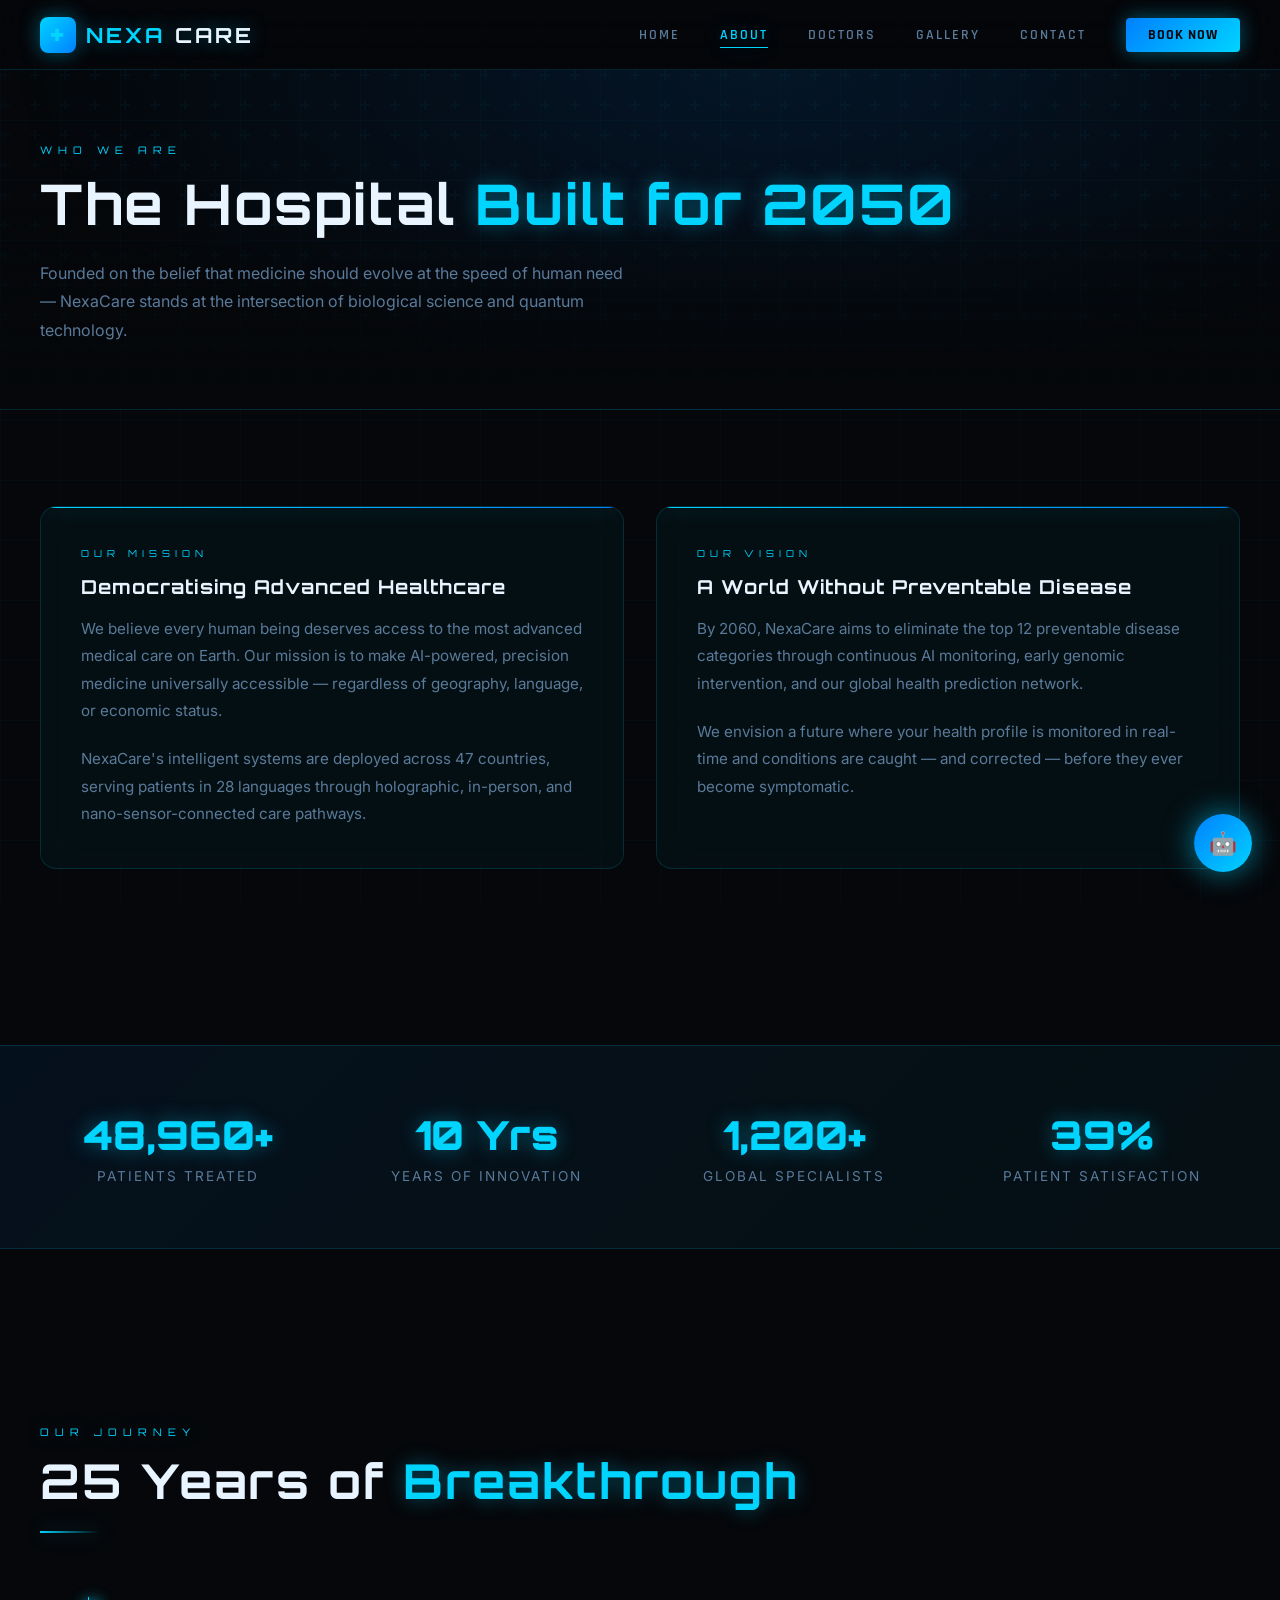
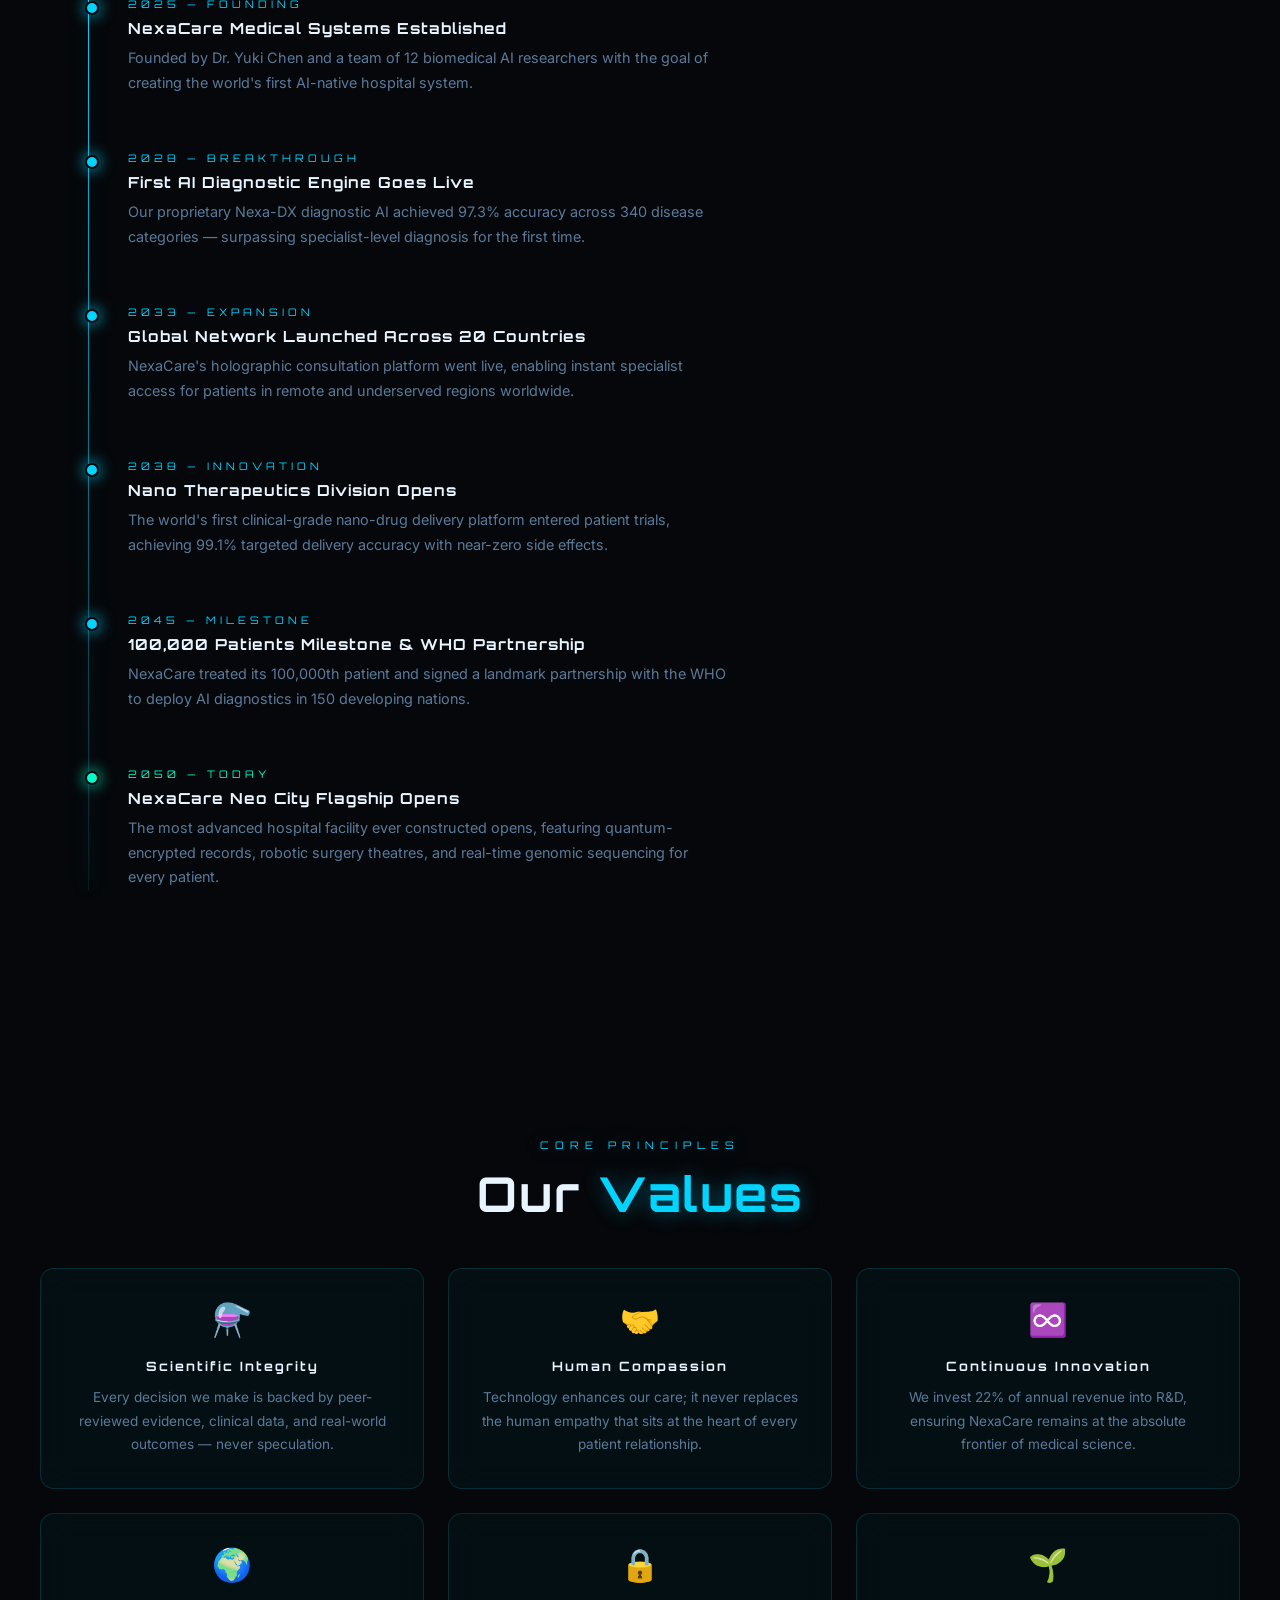
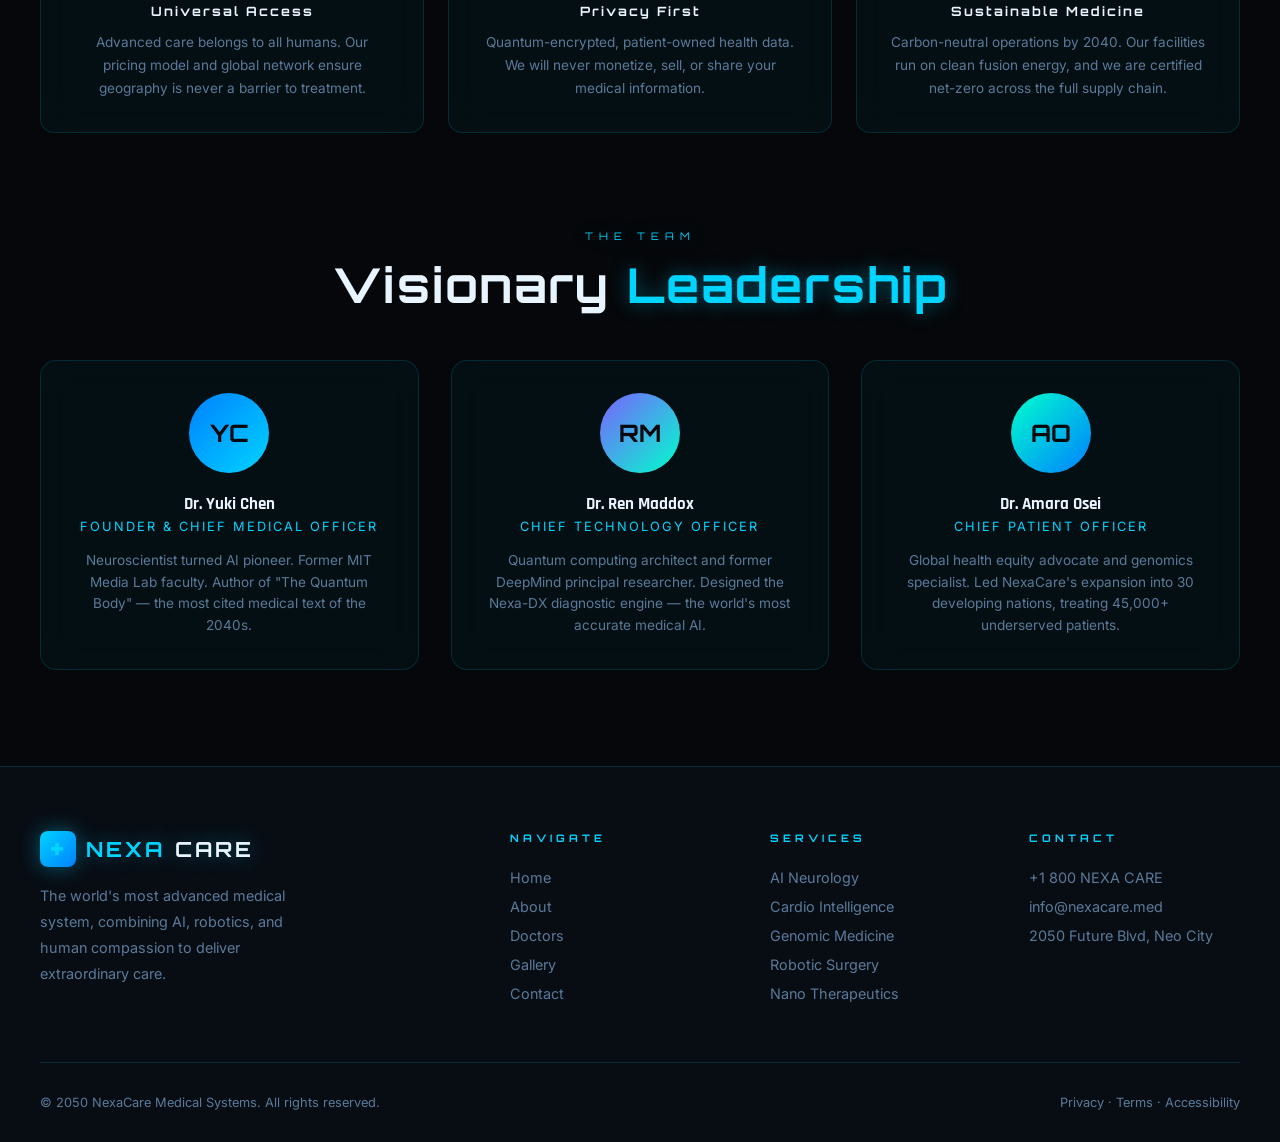
<file: about.html>
<!DOCTYPE html>
<html lang="en">
<head>
<meta charset="UTF-8" />
<meta name="viewport" content="width=device-width, initial-scale=1.0" />
<title>About — NexaCare 2050</title>
<link rel="stylesheet" href="styles.css" />
<style>
/* ── ABOUT PAGE ─────────────────────────────────────────── */
.mission-grid {
  display: grid;
  grid-template-columns: 1fr 1fr;
  gap: 2rem;
  max-width: 1200px;
  margin: 0 auto 5rem;
}

.mission-card {
  padding: 2.5rem;
  border-radius: 16px;
  position: relative;
  overflow: hidden;
}

.mission-card::before {
  content: '';
  position: absolute;
  top: -1px; left: 0; right: 0;
  height: 2px;
  background: linear-gradient(90deg, var(--neon), var(--neon2));
  box-shadow: var(--glow);
}

.mission-card-label {
  font-family: var(--font-display);
  font-size: 0.6rem;
  letter-spacing: 5px;
  text-transform: uppercase;
  color: var(--neon);
  margin-bottom: 1rem;
}

.mission-card h3 {
  font-family: var(--font-display);
  font-size: 1.2rem;
  font-weight: 700;
  letter-spacing: 1px;
  color: var(--white);
  margin-bottom: 1rem;
}

.mission-card p {
  font-family: var(--font-text);
  font-size: 0.95rem;
  color: var(--muted);
  line-height: 1.8;
}

/* ── Stats ── */
.stats-band {
  background: linear-gradient(135deg, rgba(0,128,255,0.08), rgba(0,212,255,0.04));
  border-top: 1px solid var(--glass-border);
  border-bottom: 1px solid var(--glass-border);
  padding: 4rem 2.5rem;
  margin-bottom: 5rem;
}

.stats-grid {
  display: grid;
  grid-template-columns: repeat(4, 1fr);
  gap: 2rem;
  max-width: 1200px;
  margin: 0 auto;
  text-align: center;
}

.stat-item h2 {
  font-family: var(--font-display);
  font-size: 2.5rem;
  font-weight: 900;
  color: var(--neon);
  text-shadow: var(--glow);
  margin-bottom: 0.5rem;
}

.stat-item p {
  font-family: var(--font-text);
  font-size: 0.85rem;
  color: var(--muted);
  letter-spacing: 2px;
  text-transform: uppercase;
}

/* ── Timeline ── */
.timeline-section {
  padding: 0 2.5rem 6rem;
  max-width: 1200px;
  margin: 0 auto;
}

.timeline {
  position: relative;
  padding-left: 3rem;
}

.timeline::before {
  content: '';
  position: absolute;
  left: 8px; top: 0; bottom: 0;
  width: 1px;
  background: linear-gradient(180deg, var(--neon), rgba(0,212,255,0.1));
  box-shadow: var(--glow);
}

.timeline-item {
  position: relative;
  margin-bottom: 3.5rem;
}

.timeline-dot {
  position: absolute;
  left: -2.7rem;
  top: 4px;
  width: 14px; height: 14px;
  border-radius: 50%;
  background: var(--neon);
  box-shadow: 0 0 15px var(--neon);
  border: 2px solid var(--bg);
}

.timeline-year {
  font-family: var(--font-display);
  font-size: 0.65rem;
  letter-spacing: 4px;
  color: var(--neon);
  text-transform: uppercase;
  margin-bottom: 0.5rem;
}

.timeline-item h4 {
  font-family: var(--font-display);
  font-size: 0.95rem;
  font-weight: 700;
  color: var(--white);
  letter-spacing: 1px;
  margin-bottom: 0.5rem;
}

.timeline-item p {
  font-family: var(--font-text);
  font-size: 0.9rem;
  color: var(--muted);
  line-height: 1.7;
  max-width: 600px;
}

/* ── Values ── */
.values-grid {
  display: grid;
  grid-template-columns: repeat(3, 1fr);
  gap: 1.5rem;
  max-width: 1200px;
  margin: 3rem auto 0;
}

.value-card {
  padding: 2rem;
  border-radius: 14px;
  text-align: center;
}

.value-icon {
  font-size: 2rem;
  margin-bottom: 1rem;
  display: block;
}

.value-card h4 {
  font-family: var(--font-display);
  font-size: 0.8rem;
  letter-spacing: 2px;
  font-weight: 700;
  color: var(--white);
  margin-bottom: 0.75rem;
}

.value-card p {
  font-family: var(--font-text);
  font-size: 0.85rem;
  color: var(--muted);
  line-height: 1.7;
}

/* ── Leadership ── */
.leadership-grid {
  display: grid;
  grid-template-columns: repeat(3, 1fr);
  gap: 2rem;
  max-width: 1200px;
  margin: 3rem auto 0;
}

.leader-card {
  padding: 2rem;
  border-radius: 16px;
  text-align: center;
}

.leader-avatar {
  width: 80px; height: 80px;
  border-radius: 50%;
  margin: 0 auto 1.25rem;
  display: flex; align-items: center; justify-content: center;
  font-family: var(--font-display);
  font-size: 1.5rem;
  font-weight: 700;
  color: var(--bg);
}

.leader-card h4 {
  font-family: var(--font-body);
  font-size: 1.05rem;
  font-weight: 700;
  color: var(--white);
  margin-bottom: 4px;
}

.leader-role {
  font-family: var(--font-text);
  font-size: 0.8rem;
  color: var(--neon);
  letter-spacing: 2px;
  text-transform: uppercase;
  margin-bottom: 1rem;
}

.leader-card p {
  font-family: var(--font-text);
  font-size: 0.85rem;
  color: var(--muted);
  line-height: 1.6;
}

@media (max-width: 900px) {
  .stats-grid      { grid-template-columns: repeat(2, 1fr); }
  .values-grid     { grid-template-columns: 1fr 1fr; }
  .leadership-grid { grid-template-columns: 1fr 1fr; }
}
@media (max-width: 600px) {
  .mission-grid    { grid-template-columns: 1fr; }
  .stats-grid      { grid-template-columns: 1fr 1fr; }
  .values-grid     { grid-template-columns: 1fr; }
  .leadership-grid { grid-template-columns: 1fr; }
}
</style>
</head>
<body>
<div class="bg-grid"></div>

<!-- NAVBAR -->
<nav class="navbar">
  <a class="nav-logo" href="index.html">
    <div class="nav-logo-icon">✚</div>
    NEXA<span>CARE</span>
  </a>
  <ul class="nav-links">
    <li><a href="index.html">Home</a></li>
    <li><a href="about.html" class="active">About</a></li>
    <li><a href="doctors.html">Doctors</a></li>
    <li><a href="gallery.html">Gallery</a></li>
    <li><a href="contact.html">Contact</a></li>
    <li><a href="contact.html" class="nav-cta">Book Now</a></li>
  </ul>
  <button class="hamburger" id="hamburger"><span></span><span></span><span></span></button>
</nav>
<nav class="nav-mobile" id="nav-mobile">
  <a href="index.html">Home</a>
  <a href="about.html">About</a>
  <a href="doctors.html">Doctors</a>
  <a href="gallery.html">Gallery</a>
  <a href="contact.html">Contact</a>
</nav>

<!-- PAGE HERO -->
<div class="page-hero">
  <div class="page-hero-content">
    <div class="section-label">Who We Are</div>
    <h1 class="section-title" style="font-size:clamp(2rem,5vw,3.5rem);">The Hospital <span>Built for 2050</span></h1>
    <p class="section-sub">Founded on the belief that medicine should evolve at the speed of human need — NexaCare stands at the intersection of biological science and quantum technology.</p>
  </div>
</div>

<!-- MISSION & VISION -->
<section class="section">
  <div class="mission-grid">
    <div class="mission-card glass-card reveal">
      <div class="mission-card-label">Our Mission</div>
      <h3>Democratising Advanced Healthcare</h3>
      <p>We believe every human being deserves access to the most advanced medical care on Earth. Our mission is to make AI-powered, precision medicine universally accessible — regardless of geography, language, or economic status.</p>
      <br/>
      <p>NexaCare's intelligent systems are deployed across 47 countries, serving patients in 28 languages through holographic, in-person, and nano-sensor-connected care pathways.</p>
    </div>
    <div class="mission-card glass-card reveal" data-delay="150">
      <div class="mission-card-label">Our Vision</div>
      <h3>A World Without Preventable Disease</h3>
      <p>By 2060, NexaCare aims to eliminate the top 12 preventable disease categories through continuous AI monitoring, early genomic intervention, and our global health prediction network.</p>
      <br/>
      <p>We envision a future where your health profile is monitored in real-time and conditions are caught — and corrected — before they ever become symptomatic.</p>
    </div>
  </div>
</section>

<!-- STATS -->
<div class="stats-band">
  <div class="stats-grid">
    <div class="stat-item reveal">
      <h2><span data-target="120000" data-suffix="+">0+</span></h2>
      <p>Patients Treated</p>
    </div>
    <div class="stat-item reveal" data-delay="100">
      <h2><span data-target="25" data-suffix=" Yrs">0 Yrs</span></h2>
      <p>Years of Innovation</p>
    </div>
    <div class="stat-item reveal" data-delay="200">
      <h2><span data-target="3000" data-suffix="+">0+</span></h2>
      <p>Global Specialists</p>
    </div>
    <div class="stat-item reveal" data-delay="300">
      <h2><span data-target="98" data-suffix="%">0%</span></h2>
      <p>Patient Satisfaction</p>
    </div>
  </div>
</div>

<!-- TIMELINE -->
<section class="section" style="padding-bottom:2rem;">
  <div class="container">
    <div class="section-label reveal">Our Journey</div>
    <h2 class="section-title reveal">25 Years of <span>Breakthrough</span></h2>
    <div class="neon-divider"></div>
  </div>
</section>

<div class="timeline-section">
  <div class="timeline">
    <div class="timeline-item reveal">
      <div class="timeline-dot"></div>
      <div class="timeline-year">2025 — Founding</div>
      <h4>NexaCare Medical Systems Established</h4>
      <p>Founded by Dr. Yuki Chen and a team of 12 biomedical AI researchers with the goal of creating the world's first AI-native hospital system.</p>
    </div>
    <div class="timeline-item reveal" data-delay="100">
      <div class="timeline-dot"></div>
      <div class="timeline-year">2028 — Breakthrough</div>
      <h4>First AI Diagnostic Engine Goes Live</h4>
      <p>Our proprietary Nexa-DX diagnostic AI achieved 97.3% accuracy across 340 disease categories — surpassing specialist-level diagnosis for the first time.</p>
    </div>
    <div class="timeline-item reveal" data-delay="150">
      <div class="timeline-dot"></div>
      <div class="timeline-year">2033 — Expansion</div>
      <h4>Global Network Launched Across 20 Countries</h4>
      <p>NexaCare's holographic consultation platform went live, enabling instant specialist access for patients in remote and underserved regions worldwide.</p>
    </div>
    <div class="timeline-item reveal" data-delay="200">
      <div class="timeline-dot"></div>
      <div class="timeline-year">2038 — Innovation</div>
      <h4>Nano Therapeutics Division Opens</h4>
      <p>The world's first clinical-grade nano-drug delivery platform entered patient trials, achieving 99.1% targeted delivery accuracy with near-zero side effects.</p>
    </div>
    <div class="timeline-item reveal" data-delay="250">
      <div class="timeline-dot"></div>
      <div class="timeline-year">2045 — Milestone</div>
      <h4>100,000 Patients Milestone & WHO Partnership</h4>
      <p>NexaCare treated its 100,000th patient and signed a landmark partnership with the WHO to deploy AI diagnostics in 150 developing nations.</p>
    </div>
    <div class="timeline-item reveal" data-delay="300">
      <div class="timeline-dot" style="background:var(--neon3);box-shadow:0 0 15px var(--neon3);"></div>
      <div class="timeline-year" style="color:var(--neon3);">2050 — Today</div>
      <h4>NexaCare Neo City Flagship Opens</h4>
      <p>The most advanced hospital facility ever constructed opens, featuring quantum-encrypted records, robotic surgery theatres, and real-time genomic sequencing for every patient.</p>
    </div>
  </div>
</div>

<!-- VALUES -->
<section class="section">
  <div class="container">
    <div class="section-label reveal" style="text-align:center">Core Principles</div>
    <h2 class="section-title reveal" style="text-align:center">Our <span>Values</span></h2>
    <div class="values-grid">
      <div class="value-card glass-card reveal">
        <span class="value-icon">⚗️</span>
        <h4>Scientific Integrity</h4>
        <p>Every decision we make is backed by peer-reviewed evidence, clinical data, and real-world outcomes — never speculation.</p>
      </div>
      <div class="value-card glass-card reveal" data-delay="100">
        <span class="value-icon">🤝</span>
        <h4>Human Compassion</h4>
        <p>Technology enhances our care; it never replaces the human empathy that sits at the heart of every patient relationship.</p>
      </div>
      <div class="value-card glass-card reveal" data-delay="200">
        <span class="value-icon">♾️</span>
        <h4>Continuous Innovation</h4>
        <p>We invest 22% of annual revenue into R&D, ensuring NexaCare remains at the absolute frontier of medical science.</p>
      </div>
      <div class="value-card glass-card reveal" data-delay="0">
        <span class="value-icon">🌍</span>
        <h4>Universal Access</h4>
        <p>Advanced care belongs to all humans. Our pricing model and global network ensure geography is never a barrier to treatment.</p>
      </div>
      <div class="value-card glass-card reveal" data-delay="100">
        <span class="value-icon">🔒</span>
        <h4>Privacy First</h4>
        <p>Quantum-encrypted, patient-owned health data. We will never monetize, sell, or share your medical information.</p>
      </div>
      <div class="value-card glass-card reveal" data-delay="200">
        <span class="value-icon">🌱</span>
        <h4>Sustainable Medicine</h4>
        <p>Carbon-neutral operations by 2040. Our facilities run on clean fusion energy, and we are certified net-zero across the full supply chain.</p>
      </div>
    </div>
  </div>
</section>

<!-- LEADERSHIP -->
<section class="section" style="padding-top:0;">
  <div class="container">
    <div class="section-label reveal" style="text-align:center">The Team</div>
    <h2 class="section-title reveal" style="text-align:center">Visionary <span>Leadership</span></h2>
    <div class="leadership-grid">
      <div class="leader-card glass-card tilt-card reveal">
        <div class="leader-avatar" style="background:linear-gradient(135deg,var(--neon2),var(--neon));">YC</div>
        <h4>Dr. Yuki Chen</h4>
        <div class="leader-role">Founder & Chief Medical Officer</div>
        <p>Neuroscientist turned AI pioneer. Former MIT Media Lab faculty. Author of "The Quantum Body" — the most cited medical text of the 2040s.</p>
      </div>
      <div class="leader-card glass-card tilt-card reveal" data-delay="150">
        <div class="leader-avatar" style="background:linear-gradient(135deg,#7b61ff,var(--neon3));">RM</div>
        <h4>Dr. Ren Maddox</h4>
        <div class="leader-role">Chief Technology Officer</div>
        <p>Quantum computing architect and former DeepMind principal researcher. Designed the Nexa-DX diagnostic engine — the world's most accurate medical AI.</p>
      </div>
      <div class="leader-card glass-card tilt-card reveal" data-delay="300">
        <div class="leader-avatar" style="background:linear-gradient(135deg,var(--neon3),var(--neon2));">AO</div>
        <h4>Dr. Amara Osei</h4>
        <div class="leader-role">Chief Patient Officer</div>
        <p>Global health equity advocate and genomics specialist. Led NexaCare's expansion into 30 developing nations, treating 45,000+ underserved patients.</p>
      </div>
    </div>
  </div>
</section>

<!-- FOOTER -->
<footer>
  <div class="footer-grid">
    <div class="footer-brand">
      <div class="nav-logo" style="margin-bottom:0.5rem;">
        <div class="nav-logo-icon">✚</div>
        NEXA<span style="color:var(--white)">CARE</span>
      </div>
      <p>The world's most advanced medical system, combining AI, robotics, and human compassion to deliver extraordinary care.</p>
    </div>
    <div class="footer-col">
      <h4>Navigate</h4>
      <a href="index.html">Home</a>
      <a href="about.html">About</a>
      <a href="doctors.html">Doctors</a>
      <a href="gallery.html">Gallery</a>
      <a href="contact.html">Contact</a>
    </div>
    <div class="footer-col">
      <h4>Services</h4>
      <a href="#">AI Neurology</a>
      <a href="#">Cardio Intelligence</a>
      <a href="#">Genomic Medicine</a>
      <a href="#">Robotic Surgery</a>
      <a href="#">Nano Therapeutics</a>
    </div>
    <div class="footer-col">
      <h4>Contact</h4>
      <a href="tel:+18009392273">+1 800 NEXA CARE</a>
      <a href="mailto:info@nexacare.med">info@nexacare.med</a>
      <a href="#">2050 Future Blvd, Neo City</a>
    </div>
  </div>
  <div class="footer-bottom">
    <span>© 2050 NexaCare Medical Systems. All rights reserved.</span>
    <span>Privacy · Terms · Accessibility</span>
  </div>
</footer>

<!-- CHATBOT -->
<button class="chatbot-btn" id="chatbot-btn">🤖</button>
<div class="chatbot-panel" id="chatbot-panel">
  <div class="chat-header">
    <div class="chat-header-icon">🤖</div>
    <div class="chat-header-info"><h4>NEXA AI ASSISTANT</h4><p>● Online · Replies instantly</p></div>
    <button class="chat-close" id="chat-close">✕</button>
  </div>
  <div class="chat-body" id="chat-body">
    <div class="chat-msg bot">Hello! I'm Nexa. How can I help you today?</div>
  </div>
  <div class="chat-options">
    <button class="chat-opt" data-key="appointment"><span>📅</span> Book Appointment</button>
    <button class="chat-opt" data-key="availability"><span>🩺</span> Doctor Availability</button>
    <button class="chat-opt" data-key="emergency"><span>🚨</span> Emergency</button>
    <button class="chat-opt" data-key="location"><span>📍</span> Location</button>
    <button class="chat-opt" data-key="call"><span>📞</span> Call Now</button>
  </div>
</div>

<script src="shared.js"></script>
</body>
</html>
</file>
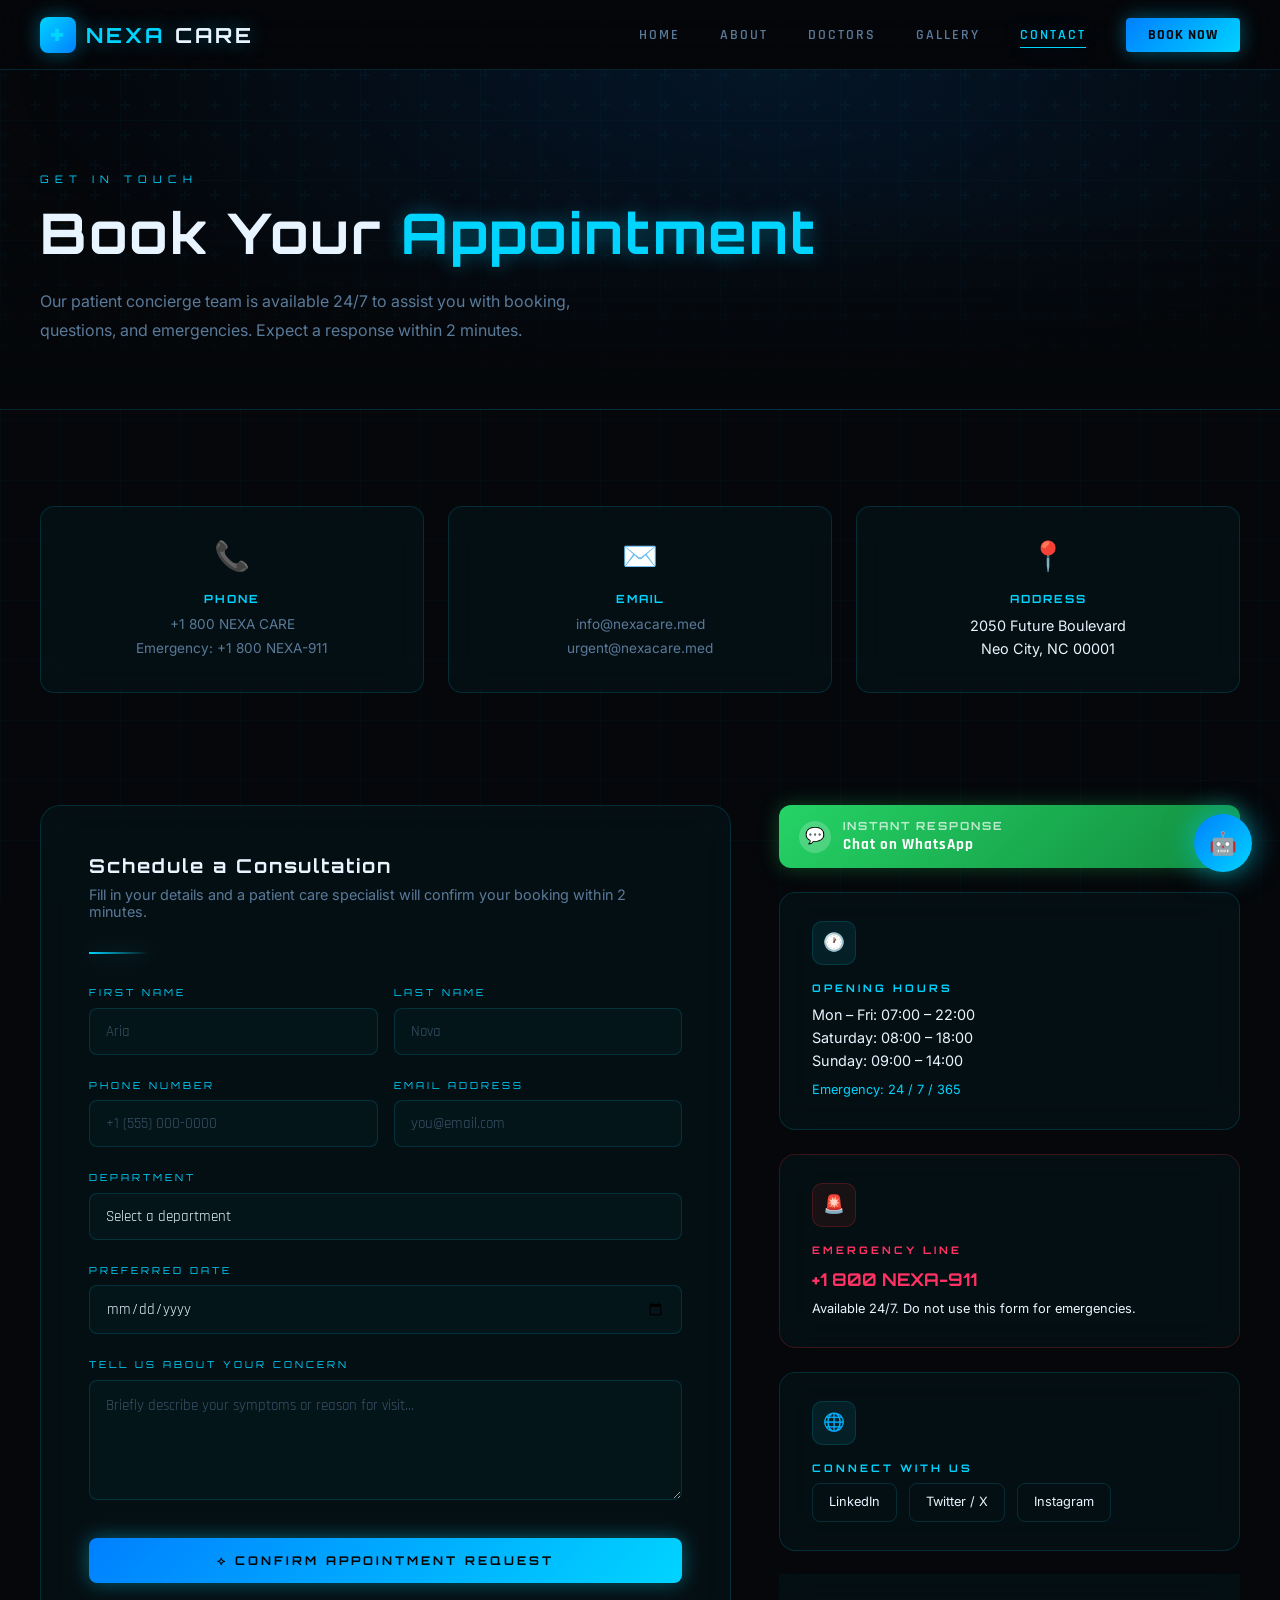
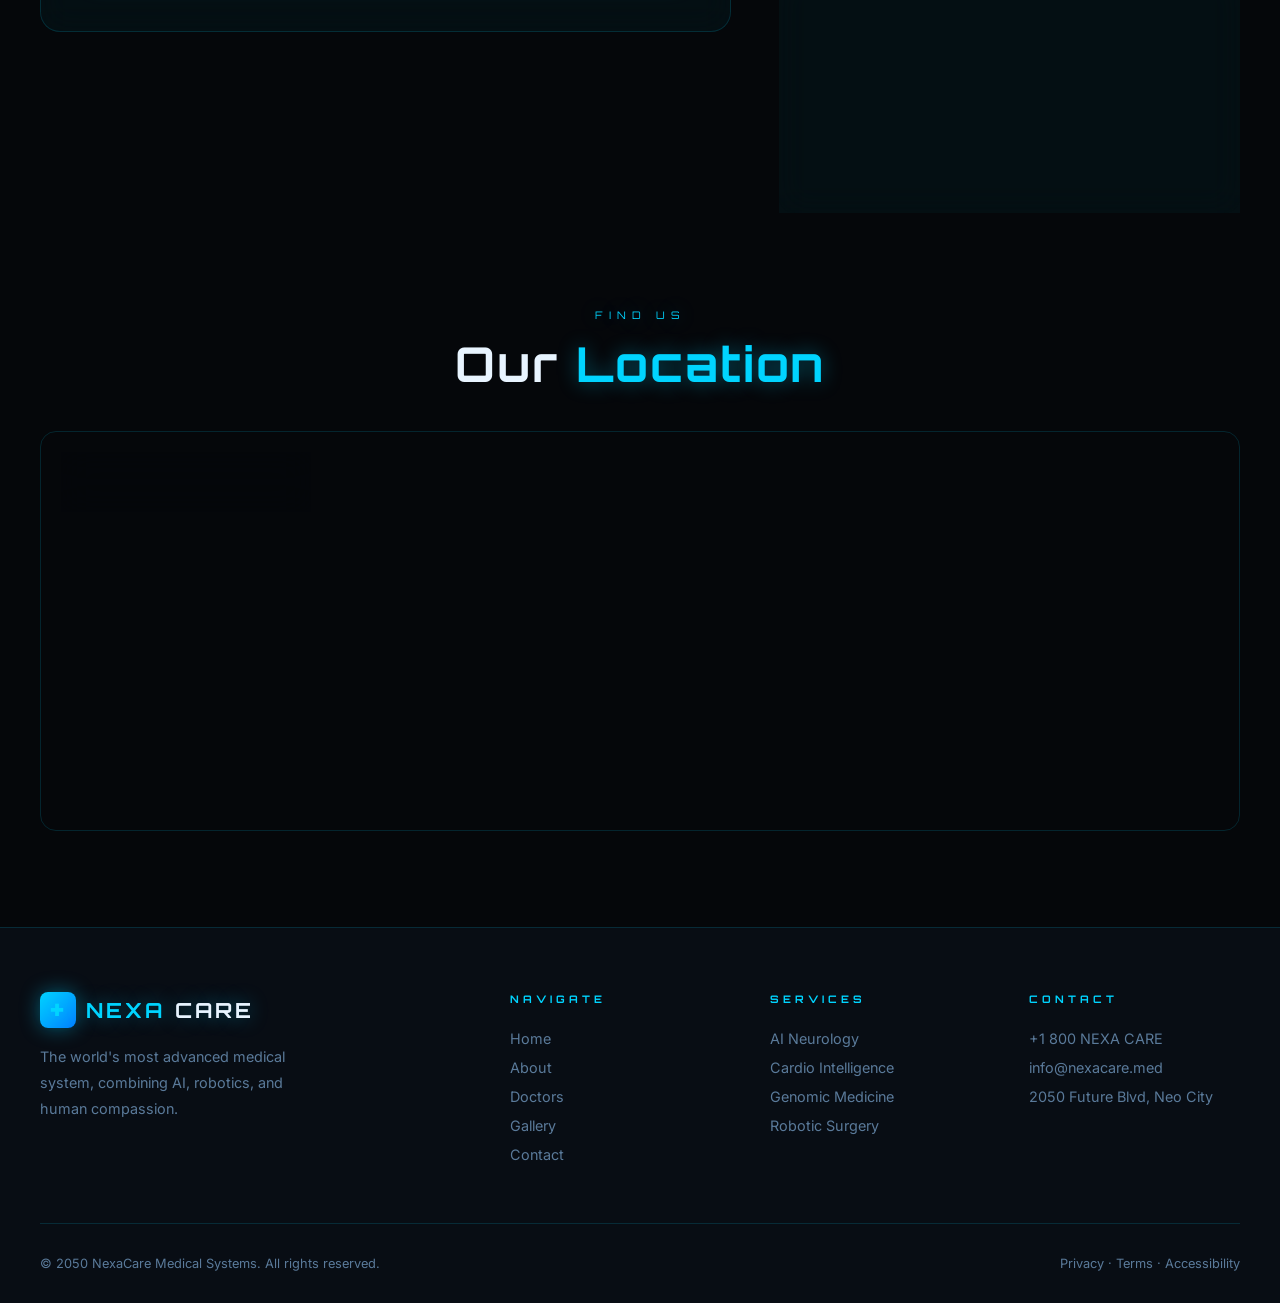
<file: contact.html>
<!DOCTYPE html>
<html lang="en">
<head>
<meta charset="UTF-8"/>
<meta name="viewport" content="width=device-width, initial-scale=1.0"/>
<title>Contact — NexaCare 2050</title>
<link rel="stylesheet" href="styles.css"/>
<style>
/* ── CONTACT PAGE ────────────────────────────────────────── */
.contact-layout {
  display: grid;
  grid-template-columns: 1.2fr 0.8fr;
  gap: 3rem;
  max-width: 1200px;
  margin: 0 auto;
  align-items: start;
}

/* ── Form ── */
.contact-form-card {
  padding: 3rem;
  border-radius: 20px;
}

.contact-form-card h2 {
  font-family: var(--font-display);
  font-size: 1.2rem;
  font-weight: 700;
  letter-spacing: 2px;
  color: var(--white);
  margin-bottom: 0.5rem;
}

.form-desc {
  font-family: var(--font-text);
  font-size: 0.9rem;
  color: var(--muted);
  margin-bottom: 2rem;
}

.form-row {
  display: grid;
  grid-template-columns: 1fr 1fr;
  gap: 1rem;
}

.form-group {
  margin-bottom: 1.5rem;
}

.form-group label {
  display: block;
  font-family: var(--font-display);
  font-size: 0.6rem;
  letter-spacing: 3px;
  text-transform: uppercase;
  color: var(--neon);
  margin-bottom: 0.6rem;
}

.form-group input,
.form-group textarea,
.form-group select {
  width: 100%;
  background: rgba(0,212,255,0.03);
  border: 1px solid var(--glass-border);
  border-radius: 8px;
  padding: 13px 16px;
  color: var(--white);
  font-family: var(--font-body);
  font-size: 0.95rem;
  transition: border-color 0.3s, box-shadow 0.3s;
  outline: none;
  -webkit-appearance: none;
}

.form-group select option { background: #080d14; color: var(--white); }

.form-group input:focus,
.form-group textarea:focus,
.form-group select:focus {
  border-color: var(--neon);
  box-shadow: 0 0 16px rgba(0,212,255,0.12);
  background: rgba(0,212,255,0.05);
}

.form-group textarea {
  min-height: 120px;
  resize: vertical;
  line-height: 1.6;
}

.form-group input::placeholder,
.form-group textarea::placeholder {
  color: rgba(90,122,154,0.6);
}

.submit-btn {
  width: 100%;
  padding: 15px;
  border-radius: 8px;
  border: none;
  background: linear-gradient(135deg, var(--neon2), var(--neon));
  color: var(--bg);
  font-family: var(--font-display);
  font-size: 0.75rem;
  font-weight: 700;
  letter-spacing: 3px;
  text-transform: uppercase;
  cursor: pointer;
  box-shadow: var(--glow);
  transition: box-shadow 0.3s, transform 0.2s;
  margin-top: 0.5rem;
}

.submit-btn:hover {
  box-shadow: var(--glow-strong);
  transform: translateY(-2px);
}

.form-success {
  display: none;
  text-align: center;
  padding: 2rem;
}

.form-success-icon {
  width: 64px; height: 64px;
  border-radius: 50%;
  background: linear-gradient(135deg, var(--neon2), var(--neon));
  display: flex; align-items: center; justify-content: center;
  font-size: 1.8rem;
  margin: 0 auto 1rem;
  box-shadow: var(--glow);
}

.form-success h3 {
  font-family: var(--font-display);
  font-size: 1rem;
  letter-spacing: 2px;
  color: var(--white);
  margin-bottom: 0.5rem;
}

.form-success p {
  font-family: var(--font-text);
  color: var(--muted);
  font-size: 0.9rem;
}

/* ── Contact Info Sidebar ── */
.contact-sidebar { display: flex; flex-direction: column; gap: 1.5rem; }

.info-card {
  padding: 1.75rem 2rem;
  border-radius: 16px;
}

.info-card-icon {
  width: 44px; height: 44px;
  border-radius: 10px;
  background: rgba(0,212,255,0.08);
  border: 1px solid rgba(0,212,255,0.15);
  display: flex; align-items: center; justify-content: center;
  font-size: 1.1rem;
  margin-bottom: 1rem;
}

.info-card h4 {
  font-family: var(--font-display);
  font-size: 0.65rem;
  letter-spacing: 3px;
  text-transform: uppercase;
  color: var(--neon);
  margin-bottom: 0.5rem;
}

.info-card p,
.info-card a {
  font-family: var(--font-text);
  font-size: 0.9rem;
  color: var(--white);
  line-height: 1.6;
  display: block;
}

.info-card a:hover { color: var(--neon); }

/* WhatsApp Button */
.whatsapp-btn {
  display: flex;
  align-items: center;
  gap: 12px;
  background: linear-gradient(135deg, #25d366, #128c3e);
  color: #fff;
  padding: 14px 20px;
  border-radius: 12px;
  font-family: var(--font-body);
  font-size: 0.95rem;
  font-weight: 700;
  letter-spacing: 1px;
  box-shadow: 0 0 20px rgba(37,211,102,0.3);
  transition: box-shadow 0.3s, transform 0.2s;
  text-decoration: none;
}
.whatsapp-btn:hover {
  box-shadow: 0 0 40px rgba(37,211,102,0.5);
  transform: translateY(-2px);
  color: #fff;
}

.wa-icon {
  width: 32px; height: 32px;
  background: rgba(255,255,255,0.2);
  border-radius: 50%;
  display: flex; align-items: center; justify-content: center;
  font-size: 1rem;
  flex-shrink: 0;
}

/* ── Map ── */
.map-section {
  padding: 0 2.5rem 6rem;
}

.map-container {
  max-width: 1200px;
  margin: 0 auto;
  border-radius: 16px;
  overflow: hidden;
  border: 1px solid var(--glass-border);
  height: 400px;
  position: relative;
}

.map-container iframe {
  width: 100%; height: 100%;
  border: none;
  filter: invert(90%) hue-rotate(180deg) brightness(0.8) contrast(1.1);
}

.map-overlay-badge {
  position: absolute;
  top: 1.25rem; left: 1.25rem;
  background: rgba(5,7,10,0.9);
  border: 1px solid var(--glass-border);
  backdrop-filter: blur(16px);
  padding: 12px 16px;
  border-radius: 10px;
  z-index: 10;
}

.map-overlay-badge h5 {
  font-family: var(--font-display);
  font-size: 0.65rem;
  letter-spacing: 3px;
  color: var(--neon);
  margin-bottom: 4px;
}

.map-overlay-badge p {
  font-family: var(--font-text);
  font-size: 0.8rem;
  color: var(--muted);
}

/* ── Quick contact cards ── */
.quick-cards {
  display: grid;
  grid-template-columns: repeat(3, 1fr);
  gap: 1.5rem;
  max-width: 1200px;
  margin: 0 auto 4rem;
}

.quick-card {
  padding: 2rem;
  border-radius: 14px;
  text-align: center;
}

.quick-card-icon {
  font-size: 1.8rem;
  margin-bottom: 1rem;
  display: block;
}

.quick-card h4 {
  font-family: var(--font-display);
  font-size: 0.7rem;
  letter-spacing: 2px;
  color: var(--neon);
  text-transform: uppercase;
  margin-bottom: 0.5rem;
}

.quick-card p {
  font-family: var(--font-text);
  font-size: 0.9rem;
  color: var(--white);
  line-height: 1.6;
}

.quick-card a {
  font-family: var(--font-text);
  font-size: 0.85rem;
  color: var(--muted);
  display: block;
  margin-top: 4px;
  transition: color 0.2s;
}

.quick-card a:hover { color: var(--neon); }

@media (max-width: 900px) {
  .contact-layout { grid-template-columns: 1fr; }
  .quick-cards    { grid-template-columns: 1fr 1fr; }
  .form-row       { grid-template-columns: 1fr; }
}
@media (max-width: 560px) {
  .quick-cards { grid-template-columns: 1fr; }
  .contact-form-card { padding: 2rem 1.5rem; }
}
</style>
</head>
<body>
<div class="bg-grid"></div>

<nav class="navbar">
  <a class="nav-logo" href="index.html">
    <div class="nav-logo-icon">✚</div>
    NEXA<span>CARE</span>
  </a>
  <ul class="nav-links">
    <li><a href="index.html">Home</a></li>
    <li><a href="about.html">About</a></li>
    <li><a href="doctors.html">Doctors</a></li>
    <li><a href="gallery.html">Gallery</a></li>
    <li><a href="contact.html" class="active">Contact</a></li>
    <li><a href="contact.html" class="nav-cta">Book Now</a></li>
  </ul>
  <button class="hamburger" id="hamburger"><span></span><span></span><span></span></button>
</nav>
<nav class="nav-mobile" id="nav-mobile">
  <a href="index.html">Home</a><a href="about.html">About</a>
  <a href="doctors.html">Doctors</a><a href="gallery.html">Gallery</a><a href="contact.html">Contact</a>
</nav>

<div class="page-hero">
  <div class="page-hero-content">
    <div class="section-label">Get In Touch</div>
    <h1 class="section-title" style="font-size:clamp(2rem,5vw,3.5rem);">Book Your <span>Appointment</span></h1>
    <p class="section-sub">Our patient concierge team is available 24/7 to assist you with booking, questions, and emergencies. Expect a response within 2 minutes.</p>
  </div>
</div>

<!-- QUICK CONTACT CARDS -->
<section class="section" style="padding-bottom:3rem;">
  <div class="quick-cards">
    <div class="quick-card glass-card reveal">
      <span class="quick-card-icon">📞</span>
      <h4>Phone</h4>
      <p><a href="tel:+18009392273">+1 800 NEXA CARE</a></p>
      <a href="tel:+18009396911">Emergency: +1 800 NEXA-911</a>
    </div>
    <div class="quick-card glass-card reveal" data-delay="100">
      <span class="quick-card-icon">✉️</span>
      <h4>Email</h4>
      <p><a href="mailto:info@nexacare.med">info@nexacare.med</a></p>
      <a href="mailto:urgent@nexacare.med">urgent@nexacare.med</a>
    </div>
    <div class="quick-card glass-card reveal" data-delay="200">
      <span class="quick-card-icon">📍</span>
      <h4>Address</h4>
      <p>2050 Future Boulevard<br/>Neo City, NC 00001</p>
    </div>
  </div>
</section>

<!-- CONTACT FORM + SIDEBAR -->
<section class="section" style="padding-top:0;">
  <div class="contact-layout">

    <!-- Form -->
    <div class="contact-form-card glass-card reveal">
      <h2>Schedule a Consultation</h2>
      <p class="form-desc">Fill in your details and a patient care specialist will confirm your booking within 2 minutes.</p>

      <div class="neon-divider"></div>

      <form id="contact-form" onsubmit="handleSubmit(event)" novalidate>
        <div class="form-row">
          <div class="form-group">
            <label for="fname">First Name</label>
            <input type="text" id="fname" name="fname" placeholder="Aria" required/>
          </div>
          <div class="form-group">
            <label for="lname">Last Name</label>
            <input type="text" id="lname" name="lname" placeholder="Nova"/>
          </div>
        </div>

        <div class="form-row">
          <div class="form-group">
            <label for="phone">Phone Number</label>
            <input type="tel" id="phone" name="phone" placeholder="+1 (555) 000-0000"/>
          </div>
          <div class="form-group">
            <label for="email">Email Address</label>
            <input type="email" id="email" name="email" placeholder="you@email.com"/>
          </div>
        </div>

        <div class="form-group">
          <label for="dept">Department</label>
          <select id="dept" name="dept">
            <option value="">Select a department</option>
            <option>AI Neurology</option>
            <option>Cardio Intelligence</option>
            <option>Genomic Medicine</option>
            <option>Robotic Surgery</option>
            <option>Nano Therapeutics</option>
            <option>Neuro-Psychiatry</option>
            <option>General Consultation</option>
            <option>Emergency</option>
          </select>
        </div>

        <div class="form-group">
          <label for="date">Preferred Date</label>
          <input type="date" id="date" name="date"/>
        </div>

        <div class="form-group">
          <label for="message">Tell Us About Your Concern</label>
          <textarea id="message" name="message" placeholder="Briefly describe your symptoms or reason for visit..."></textarea>
        </div>

        <button type="submit" class="submit-btn">⟡ Confirm Appointment Request</button>
      </form>

      <div class="form-success" id="form-success">
        <div class="form-success-icon">✓</div>
        <h3>Appointment Requested!</h3>
        <p>Our concierge team will contact you within 2 minutes to confirm your booking at NexaCare.</p>
      </div>
    </div>

    <!-- Sidebar -->
    <div class="contact-sidebar reveal" data-delay="200">

      <!-- WhatsApp -->
      <a href="https://wa.me/18009392273" class="whatsapp-btn" target="_blank" rel="noopener">
        <div class="wa-icon">💬</div>
        <div>
          <div style="font-size:0.7rem;opacity:0.7;font-family:var(--font-display);letter-spacing:2px;margin-bottom:2px;">INSTANT RESPONSE</div>
          Chat on WhatsApp
        </div>
      </a>

      <!-- Hours -->
      <div class="info-card glass-card">
        <div class="info-card-icon">🕐</div>
        <h4>Opening Hours</h4>
        <p>Mon – Fri: 07:00 – 22:00</p>
        <p>Saturday: 08:00 – 18:00</p>
        <p>Sunday: 09:00 – 14:00</p>
        <p style="color:var(--neon);margin-top:8px;font-size:0.8rem;">Emergency: 24 / 7 / 365</p>
      </div>

      <!-- Emergency -->
      <div class="info-card glass-card" style="border-color:rgba(255,50,50,0.2);">
        <div class="info-card-icon" style="background:rgba(255,50,50,0.08);border-color:rgba(255,50,50,0.2);">🚨</div>
        <h4 style="color:#ff3264;">Emergency Line</h4>
        <a href="tel:+18009396911" style="color:#ff3264;font-size:1.1rem;font-weight:700;font-family:var(--font-display);">+1 800 NEXA-911</a>
        <p style="font-size:0.8rem;margin-top:6px;">Available 24/7. Do not use this form for emergencies.</p>
      </div>

      <!-- Social -->
      <div class="info-card glass-card">
        <div class="info-card-icon">🌐</div>
        <h4>Connect With Us</h4>
        <div style="display:flex;gap:0.75rem;margin-top:0.5rem;flex-wrap:wrap;">
          <a href="#" style="display:inline-block;padding:8px 16px;border:1px solid var(--glass-border);border-radius:8px;font-size:0.8rem;transition:border-color 0.2s;" onmouseover="this.style.borderColor='var(--neon)'" onmouseout="this.style.borderColor='var(--glass-border)'">LinkedIn</a>
          <a href="#" style="display:inline-block;padding:8px 16px;border:1px solid var(--glass-border);border-radius:8px;font-size:0.8rem;transition:border-color 0.2s;" onmouseover="this.style.borderColor='var(--neon)'" onmouseout="this.style.borderColor='var(--glass-border)'">Twitter / X</a>
          <a href="#" style="display:inline-block;padding:8px 16px;border:1px solid var(--glass-border);border-radius:8px;font-size:0.8rem;transition:border-color 0.2s;" onmouseover="this.style.borderColor='var(--neon)'" onmouseout="this.style.borderColor='var(--glass-border)'">Instagram</a>
        </div>
      </div>

      <!-- Address -->
      <div class="info-card glass-card">
        <div class="info-card-icon">📍</div>
        <h4>Location</h4>
        <p>NexaCare Medical Centre</p>
        <p>2050 Future Boulevard</p>
        <p>Neo City, NC 00001</p>
        <a href="https://maps.google.com" target="_blank" style="color:var(--neon);font-size:0.8rem;margin-top:8px;display:inline-block;transition:text-shadow 0.2s;" onmouseover="this.style.textShadow='0 0 10px var(--neon)'" onmouseout="this.style.textShadow='none'">Get Directions →</a>
      </div>

    </div>
  </div>
</section>

<!-- MAP -->
<div class="map-section">
  <div class="section-label" style="text-align:center;margin-bottom:1rem;" class="reveal">Find Us</div>
  <h2 class="section-title reveal" style="text-align:center;margin-bottom:2.5rem;">Our <span>Location</span></h2>
  <div class="map-container reveal">
    <div class="map-overlay-badge">
      <h5>NexaCare Medical Centre</h5>
      <p>2050 Future Blvd, Neo City</p>
    </div>
    <!-- Google Maps embed — replace src with real coordinates for production -->
    <iframe
      src="https://www.google.com/maps/embed?pb=!1m18!1m12!1m3!1d387190.2799060599!2d-74.25987522024685!3d40.697670062963784!2m3!1f0!2f0!3f0!3m2!1i1024!2i768!4f13.1!3m3!1m2!1s0x89c24fa5d33f083b%3A0xc80b8f06e177fe62!2sNew%20York%2C%20NY!5e0!3m2!1sen!2sus!4v1712000000000"
      allowfullscreen
      loading="lazy"
      referrerpolicy="no-referrer-when-downgrade"
      title="NexaCare Location Map"
    ></iframe>
  </div>
</div>

<!-- FOOTER -->
<footer>
  <div class="footer-grid">
    <div class="footer-brand">
      <div class="nav-logo" style="margin-bottom:0.5rem;">
        <div class="nav-logo-icon">✚</div>NEXA<span style="color:var(--white)">CARE</span>
      </div>
      <p>The world's most advanced medical system, combining AI, robotics, and human compassion.</p>
    </div>
    <div class="footer-col"><h4>Navigate</h4>
      <a href="index.html">Home</a><a href="about.html">About</a>
      <a href="doctors.html">Doctors</a><a href="gallery.html">Gallery</a><a href="contact.html">Contact</a>
    </div>
    <div class="footer-col"><h4>Services</h4>
      <a href="#">AI Neurology</a><a href="#">Cardio Intelligence</a>
      <a href="#">Genomic Medicine</a><a href="#">Robotic Surgery</a>
    </div>
    <div class="footer-col"><h4>Contact</h4>
      <a href="tel:+18009392273">+1 800 NEXA CARE</a>
      <a href="mailto:info@nexacare.med">info@nexacare.med</a>
      <a href="#">2050 Future Blvd, Neo City</a>
    </div>
  </div>
  <div class="footer-bottom">
    <span>© 2050 NexaCare Medical Systems. All rights reserved.</span>
    <span>Privacy · Terms · Accessibility</span>
  </div>
</footer>

<button class="chatbot-btn" id="chatbot-btn">🤖</button>
<div class="chatbot-panel" id="chatbot-panel">
  <div class="chat-header">
    <div class="chat-header-icon">🤖</div>
    <div class="chat-header-info"><h4>NEXA AI ASSISTANT</h4><p>● Online · Replies instantly</p></div>
    <button class="chat-close" id="chat-close">✕</button>
  </div>
  <div class="chat-body" id="chat-body">
    <div class="chat-msg bot">Need help with your booking? I can assist right here!</div>
  </div>
  <div class="chat-options">
    <button class="chat-opt" data-key="appointment"><span>📅</span> Book Appointment</button>
    <button class="chat-opt" data-key="availability"><span>🩺</span> Doctor Availability</button>
    <button class="chat-opt" data-key="emergency"><span>🚨</span> Emergency</button>
    <button class="chat-opt" data-key="location"><span>📍</span> Location</button>
    <button class="chat-opt" data-key="call"><span>📞</span> Call Now</button>
  </div>
</div>

<script>
function handleSubmit(e) {
  e.preventDefault();
  const form = document.getElementById('contact-form');
  const success = document.getElementById('form-success');
  form.style.display = 'none';
  success.style.display = 'block';
}

// Set min date to today
const dateInput = document.getElementById('date');
if (dateInput) {
  const today = new Date().toISOString().split('T')[0];
  dateInput.min = today;
}
</script>
<script src="shared.js"></script>
</body>
</html>
</file>
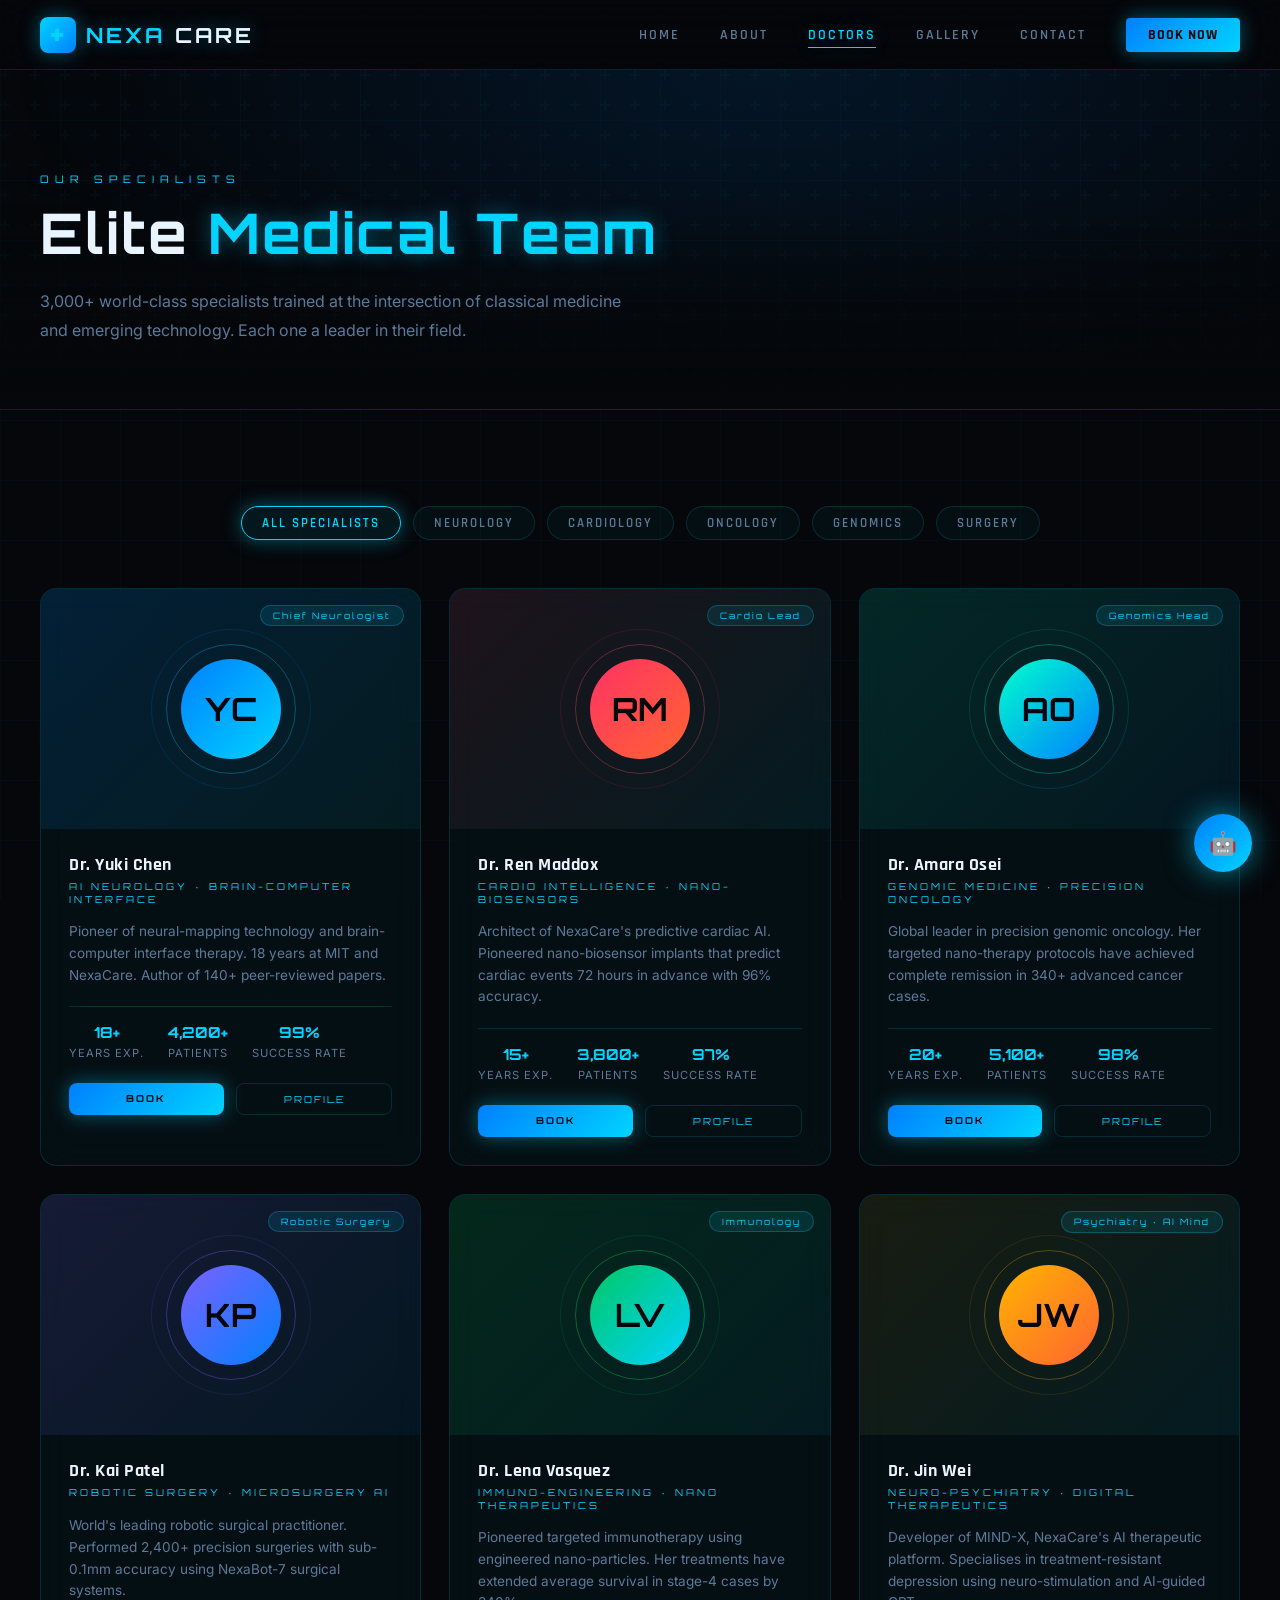
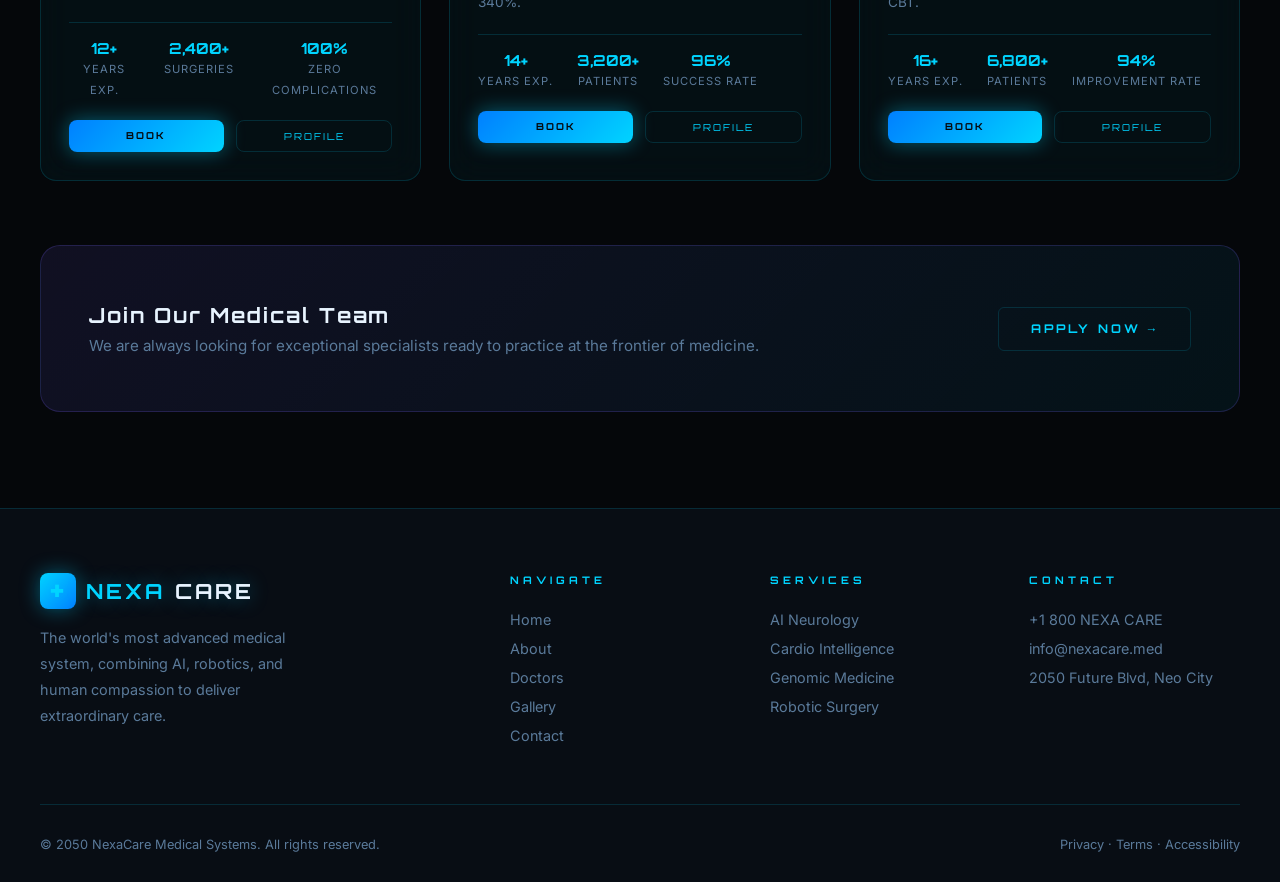
<file: doctors.html>
<!DOCTYPE html>
<html lang="en">
<head>
<meta charset="UTF-8"/>
<meta name="viewport" content="width=device-width, initial-scale=1.0"/>
<title>Doctors — NexaCare 2050</title>
<link rel="stylesheet" href="styles.css"/>
<style>
/* ── DOCTORS PAGE ────────────────────────────────────────── */
.filter-bar {
  display: flex;
  gap: 0.75rem;
  flex-wrap: wrap;
  margin-bottom: 3rem;
  justify-content: center;
}

.filter-btn {
  background: var(--glass);
  border: 1px solid var(--glass-border);
  color: var(--muted);
  padding: 8px 20px;
  border-radius: 100px;
  font-family: var(--font-body);
  font-size: 0.8rem;
  font-weight: 600;
  letter-spacing: 2px;
  text-transform: uppercase;
  cursor: pointer;
  transition: all 0.3s;
}

.filter-btn:hover,
.filter-btn.active {
  background: rgba(0,212,255,0.08);
  border-color: var(--neon);
  color: var(--neon);
  box-shadow: var(--glow);
}

.doctors-grid {
  display: grid;
  grid-template-columns: repeat(3, 1fr);
  gap: 1.75rem;
  max-width: 1200px;
  margin: 0 auto;
}

.doctor-card {
  border-radius: 16px;
  overflow: hidden;
  cursor: default;
  transition: transform 0.4s cubic-bezier(.17,.67,.35,1.2), box-shadow 0.3s;
  position: relative;
}

.doctor-card:hover {
  box-shadow: 0 0 40px rgba(0,212,255,0.15);
}

.doctor-avatar-wrap {
  position: relative;
  height: 240px;
  overflow: hidden;
  background: linear-gradient(135deg, rgba(0,128,255,0.15), rgba(0,212,255,0.06));
  display: flex;
  align-items: center;
  justify-content: center;
}

.doctor-avatar-initials {
  width: 100px; height: 100px;
  border-radius: 50%;
  display: flex;
  align-items: center;
  justify-content: center;
  font-family: var(--font-display);
  font-size: 2rem;
  font-weight: 700;
  color: var(--bg);
  position: relative;
  z-index: 1;
}

.doctor-avatar-ring {
  position: absolute;
  width: 130px; height: 130px;
  border-radius: 50%;
  border: 1px solid rgba(0,212,255,0.3);
  animation: spin-slow 8s linear infinite;
}

.doctor-avatar-ring2 {
  position: absolute;
  width: 160px; height: 160px;
  border-radius: 50%;
  border: 1px solid rgba(0,128,255,0.15);
  animation: spin-slow 12s linear reverse infinite;
}

.doctor-card-badge {
  position: absolute;
  top: 1rem; right: 1rem;
  background: rgba(0,212,255,0.1);
  border: 1px solid rgba(0,212,255,0.25);
  padding: 4px 12px;
  border-radius: 100px;
  font-family: var(--font-display);
  font-size: 0.55rem;
  letter-spacing: 2px;
  color: var(--neon);
}

.doctor-card-body {
  padding: 1.5rem 1.75rem 1.75rem;
}

.doctor-name {
  font-family: var(--font-body);
  font-size: 1.15rem;
  font-weight: 700;
  color: var(--white);
  margin-bottom: 4px;
  letter-spacing: 0.5px;
}

.doctor-spec {
  font-family: var(--font-display);
  font-size: 0.6rem;
  letter-spacing: 3px;
  color: var(--neon);
  text-transform: uppercase;
  margin-bottom: 1rem;
}

.doctor-bio {
  font-family: var(--font-text);
  font-size: 0.85rem;
  color: var(--muted);
  line-height: 1.6;
  margin-bottom: 1.25rem;
}

.doctor-stats {
  display: flex;
  gap: 1.5rem;
  border-top: 1px solid var(--glass-border);
  padding-top: 1rem;
}

.doctor-stat {
  text-align: center;
}

.doctor-stat strong {
  display: block;
  font-family: var(--font-display);
  font-size: 0.95rem;
  color: var(--neon);
  font-weight: 700;
}

.doctor-stat span {
  font-family: var(--font-text);
  font-size: 0.7rem;
  color: var(--muted);
  text-transform: uppercase;
  letter-spacing: 1px;
}

.doctor-card-actions {
  display: flex;
  gap: 0.75rem;
  margin-top: 1.25rem;
}

.doc-btn {
  flex: 1;
  padding: 9px 0;
  border-radius: 8px;
  font-family: var(--font-display);
  font-size: 0.6rem;
  letter-spacing: 2px;
  text-transform: uppercase;
  cursor: pointer;
  text-align: center;
  transition: all 0.3s;
  display: block;
}

.doc-btn-primary {
  background: linear-gradient(135deg, var(--neon2), var(--neon));
  color: var(--bg);
  border: none;
  font-weight: 700;
  box-shadow: var(--glow);
}

.doc-btn-primary:hover { box-shadow: var(--glow-strong); }

.doc-btn-secondary {
  background: transparent;
  color: var(--neon);
  border: 1px solid var(--glass-border);
}

.doc-btn-secondary:hover {
  border-color: var(--neon);
  background: rgba(0,212,255,0.05);
}

/* Hover glow border */
.doctor-card::after {
  content: '';
  position: absolute;
  inset: 0;
  border-radius: 16px;
  border: 1px solid transparent;
  transition: border-color 0.3s, box-shadow 0.3s;
  pointer-events: none;
}
.doctor-card:hover::after {
  border-color: rgba(0,212,255,0.4);
  box-shadow: inset 0 0 30px rgba(0,212,255,0.04);
}

/* CTA bottom */
.join-banner {
  margin: 4rem auto 0;
  max-width: 1200px;
  padding: 3.5rem 3rem;
  border-radius: 20px;
  background: linear-gradient(135deg, rgba(123,97,255,0.1), rgba(0,212,255,0.06));
  border: 1px solid rgba(123,97,255,0.2);
  display: flex;
  align-items: center;
  justify-content: space-between;
  gap: 2rem;
  flex-wrap: wrap;
}

.join-banner h3 {
  font-family: var(--font-display);
  font-size: 1.3rem;
  font-weight: 700;
  letter-spacing: 2px;
  color: var(--white);
  margin-bottom: 0.5rem;
}

.join-banner p {
  font-family: var(--font-text);
  color: var(--muted);
  font-size: 0.95rem;
}

@media (max-width: 900px) {
  .doctors-grid { grid-template-columns: repeat(2, 1fr); }
}
@media (max-width: 560px) {
  .doctors-grid { grid-template-columns: 1fr; }
  .join-banner  { flex-direction: column; text-align: center; }
}
</style>
</head>
<body>
<div class="bg-grid"></div>

<nav class="navbar">
  <a class="nav-logo" href="index.html">
    <div class="nav-logo-icon">✚</div>
    NEXA<span>CARE</span>
  </a>
  <ul class="nav-links">
    <li><a href="index.html">Home</a></li>
    <li><a href="about.html">About</a></li>
    <li><a href="doctors.html" class="active">Doctors</a></li>
    <li><a href="gallery.html">Gallery</a></li>
    <li><a href="contact.html">Contact</a></li>
    <li><a href="contact.html" class="nav-cta">Book Now</a></li>
  </ul>
  <button class="hamburger" id="hamburger"><span></span><span></span><span></span></button>
</nav>
<nav class="nav-mobile" id="nav-mobile">
  <a href="index.html">Home</a>
  <a href="about.html">About</a>
  <a href="doctors.html">Doctors</a>
  <a href="gallery.html">Gallery</a>
  <a href="contact.html">Contact</a>
</nav>

<div class="page-hero">
  <div class="page-hero-content">
    <div class="section-label">Our Specialists</div>
    <h1 class="section-title" style="font-size:clamp(2rem,5vw,3.5rem);">Elite <span>Medical Team</span></h1>
    <p class="section-sub">3,000+ world-class specialists trained at the intersection of classical medicine and emerging technology. Each one a leader in their field.</p>
  </div>
</div>

<section class="section">
  <div class="container">
    <!-- Filter Bar -->
    <div class="filter-bar reveal">
      <button class="filter-btn active">All Specialists</button>
      <button class="filter-btn">Neurology</button>
      <button class="filter-btn">Cardiology</button>
      <button class="filter-btn">Oncology</button>
      <button class="filter-btn">Genomics</button>
      <button class="filter-btn">Surgery</button>
    </div>

    <!-- Doctors Grid -->
    <div class="doctors-grid">

      <!-- Card 1 -->
      <div class="doctor-card glass-card tilt-card reveal">
        <div class="doctor-avatar-wrap">
          <div class="doctor-avatar-ring"></div>
          <div class="doctor-avatar-ring2"></div>
          <div class="doctor-avatar-initials" style="background:linear-gradient(135deg,var(--neon2),var(--neon));">YC</div>
          <div class="doctor-card-badge">Chief Neurologist</div>
        </div>
        <div class="doctor-card-body">
          <div class="doctor-name">Dr. Yuki Chen</div>
          <div class="doctor-spec">AI Neurology · Brain-Computer Interface</div>
          <p class="doctor-bio">Pioneer of neural-mapping technology and brain-computer interface therapy. 18 years at MIT and NexaCare. Author of 140+ peer-reviewed papers.</p>
          <div class="doctor-stats">
            <div class="doctor-stat"><strong>18+</strong><span>Years Exp.</span></div>
            <div class="doctor-stat"><strong>4,200+</strong><span>Patients</span></div>
            <div class="doctor-stat"><strong>99%</strong><span>Success Rate</span></div>
          </div>
          <div class="doctor-card-actions">
            <a href="contact.html" class="doc-btn doc-btn-primary">Book</a>
            <a href="#" class="doc-btn doc-btn-secondary">Profile</a>
          </div>
        </div>
      </div>

      <!-- Card 2 -->
      <div class="doctor-card glass-card tilt-card reveal" data-delay="100">
        <div class="doctor-avatar-wrap" style="background:linear-gradient(135deg,rgba(255,50,100,0.1),rgba(0,212,255,0.06));">
          <div class="doctor-avatar-ring" style="border-color:rgba(255,100,100,0.3);"></div>
          <div class="doctor-avatar-ring2" style="border-color:rgba(255,50,100,0.12);"></div>
          <div class="doctor-avatar-initials" style="background:linear-gradient(135deg,#ff3264,#ff6432);">RM</div>
          <div class="doctor-card-badge">Cardio Lead</div>
        </div>
        <div class="doctor-card-body">
          <div class="doctor-name">Dr. Ren Maddox</div>
          <div class="doctor-spec">Cardio Intelligence · Nano-Biosensors</div>
          <p class="doctor-bio">Architect of NexaCare's predictive cardiac AI. Pioneered nano-biosensor implants that predict cardiac events 72 hours in advance with 96% accuracy.</p>
          <div class="doctor-stats">
            <div class="doctor-stat"><strong>15+</strong><span>Years Exp.</span></div>
            <div class="doctor-stat"><strong>3,800+</strong><span>Patients</span></div>
            <div class="doctor-stat"><strong>97%</strong><span>Success Rate</span></div>
          </div>
          <div class="doctor-card-actions">
            <a href="contact.html" class="doc-btn doc-btn-primary">Book</a>
            <a href="#" class="doc-btn doc-btn-secondary">Profile</a>
          </div>
        </div>
      </div>

      <!-- Card 3 -->
      <div class="doctor-card glass-card tilt-card reveal" data-delay="200">
        <div class="doctor-avatar-wrap" style="background:linear-gradient(135deg,rgba(0,255,204,0.1),rgba(0,128,255,0.06));">
          <div class="doctor-avatar-ring" style="border-color:rgba(0,255,204,0.3);"></div>
          <div class="doctor-avatar-ring2" style="border-color:rgba(0,255,204,0.12);"></div>
          <div class="doctor-avatar-initials" style="background:linear-gradient(135deg,var(--neon3),var(--neon2));">AO</div>
          <div class="doctor-card-badge">Genomics Head</div>
        </div>
        <div class="doctor-card-body">
          <div class="doctor-name">Dr. Amara Osei</div>
          <div class="doctor-spec">Genomic Medicine · Precision Oncology</div>
          <p class="doctor-bio">Global leader in precision genomic oncology. Her targeted nano-therapy protocols have achieved complete remission in 340+ advanced cancer cases.</p>
          <div class="doctor-stats">
            <div class="doctor-stat"><strong>20+</strong><span>Years Exp.</span></div>
            <div class="doctor-stat"><strong>5,100+</strong><span>Patients</span></div>
            <div class="doctor-stat"><strong>98%</strong><span>Success Rate</span></div>
          </div>
          <div class="doctor-card-actions">
            <a href="contact.html" class="doc-btn doc-btn-primary">Book</a>
            <a href="#" class="doc-btn doc-btn-secondary">Profile</a>
          </div>
        </div>
      </div>

      <!-- Card 4 -->
      <div class="doctor-card glass-card tilt-card reveal" data-delay="0">
        <div class="doctor-avatar-wrap" style="background:linear-gradient(135deg,rgba(123,97,255,0.15),rgba(0,128,255,0.06));">
          <div class="doctor-avatar-ring" style="border-color:rgba(123,97,255,0.35);"></div>
          <div class="doctor-avatar-ring2" style="border-color:rgba(123,97,255,0.12);"></div>
          <div class="doctor-avatar-initials" style="background:linear-gradient(135deg,#7b61ff,#0080ff);">KP</div>
          <div class="doctor-card-badge">Robotic Surgery</div>
        </div>
        <div class="doctor-card-body">
          <div class="doctor-name">Dr. Kai Patel</div>
          <div class="doctor-spec">Robotic Surgery · Microsurgery AI</div>
          <p class="doctor-bio">World's leading robotic surgical practitioner. Performed 2,400+ precision surgeries with sub-0.1mm accuracy using NexaBot-7 surgical systems.</p>
          <div class="doctor-stats">
            <div class="doctor-stat"><strong>12+</strong><span>Years Exp.</span></div>
            <div class="doctor-stat"><strong>2,400+</strong><span>Surgeries</span></div>
            <div class="doctor-stat"><strong>100%</strong><span>Zero Complications</span></div>
          </div>
          <div class="doctor-card-actions">
            <a href="contact.html" class="doc-btn doc-btn-primary">Book</a>
            <a href="#" class="doc-btn doc-btn-secondary">Profile</a>
          </div>
        </div>
      </div>

      <!-- Card 5 -->
      <div class="doctor-card glass-card tilt-card reveal" data-delay="100">
        <div class="doctor-avatar-wrap" style="background:linear-gradient(135deg,rgba(0,255,100,0.1),rgba(0,212,255,0.06));">
          <div class="doctor-avatar-ring" style="border-color:rgba(0,255,100,0.3);"></div>
          <div class="doctor-avatar-ring2" style="border-color:rgba(0,255,100,0.1);"></div>
          <div class="doctor-avatar-initials" style="background:linear-gradient(135deg,#00c864,var(--neon));">LV</div>
          <div class="doctor-card-badge">Immunology</div>
        </div>
        <div class="doctor-card-body">
          <div class="doctor-name">Dr. Lena Vasquez</div>
          <div class="doctor-spec">Immuno-Engineering · Nano Therapeutics</div>
          <p class="doctor-bio">Pioneered targeted immunotherapy using engineered nano-particles. Her treatments have extended average survival in stage-4 cases by 340%.</p>
          <div class="doctor-stats">
            <div class="doctor-stat"><strong>14+</strong><span>Years Exp.</span></div>
            <div class="doctor-stat"><strong>3,200+</strong><span>Patients</span></div>
            <div class="doctor-stat"><strong>96%</strong><span>Success Rate</span></div>
          </div>
          <div class="doctor-card-actions">
            <a href="contact.html" class="doc-btn doc-btn-primary">Book</a>
            <a href="#" class="doc-btn doc-btn-secondary">Profile</a>
          </div>
        </div>
      </div>

      <!-- Card 6 -->
      <div class="doctor-card glass-card tilt-card reveal" data-delay="200">
        <div class="doctor-avatar-wrap" style="background:linear-gradient(135deg,rgba(255,180,0,0.08),rgba(0,212,255,0.06));">
          <div class="doctor-avatar-ring" style="border-color:rgba(255,180,0,0.3);"></div>
          <div class="doctor-avatar-ring2" style="border-color:rgba(255,180,0,0.1);"></div>
          <div class="doctor-avatar-initials" style="background:linear-gradient(135deg,#ffb400,#ff6432);">JW</div>
          <div class="doctor-card-badge">Psychiatry · AI Mind</div>
        </div>
        <div class="doctor-card-body">
          <div class="doctor-name">Dr. Jin Wei</div>
          <div class="doctor-spec">Neuro-Psychiatry · Digital Therapeutics</div>
          <p class="doctor-bio">Developer of MIND-X, NexaCare's AI therapeutic platform. Specialises in treatment-resistant depression using neuro-stimulation and AI-guided CBT.</p>
          <div class="doctor-stats">
            <div class="doctor-stat"><strong>16+</strong><span>Years Exp.</span></div>
            <div class="doctor-stat"><strong>6,800+</strong><span>Patients</span></div>
            <div class="doctor-stat"><strong>94%</strong><span>Improvement Rate</span></div>
          </div>
          <div class="doctor-card-actions">
            <a href="contact.html" class="doc-btn doc-btn-primary">Book</a>
            <a href="#" class="doc-btn doc-btn-secondary">Profile</a>
          </div>
        </div>
      </div>

    </div><!-- /doctors-grid -->

    <!-- Join Banner -->
    <div class="join-banner reveal">
      <div>
        <h3>Join Our Medical Team</h3>
        <p>We are always looking for exceptional specialists ready to practice at the frontier of medicine.</p>
      </div>
      <a href="contact.html" class="btn-outline">Apply Now →</a>
    </div>

  </div>
</section>

<!-- FOOTER -->
<footer>
  <div class="footer-grid">
    <div class="footer-brand">
      <div class="nav-logo" style="margin-bottom:0.5rem;">
        <div class="nav-logo-icon">✚</div>
        NEXA<span style="color:var(--white)">CARE</span>
      </div>
      <p>The world's most advanced medical system, combining AI, robotics, and human compassion to deliver extraordinary care.</p>
    </div>
    <div class="footer-col">
      <h4>Navigate</h4>
      <a href="index.html">Home</a><a href="about.html">About</a>
      <a href="doctors.html">Doctors</a><a href="gallery.html">Gallery</a><a href="contact.html">Contact</a>
    </div>
    <div class="footer-col">
      <h4>Services</h4>
      <a href="#">AI Neurology</a><a href="#">Cardio Intelligence</a>
      <a href="#">Genomic Medicine</a><a href="#">Robotic Surgery</a>
    </div>
    <div class="footer-col">
      <h4>Contact</h4>
      <a href="tel:+18009392273">+1 800 NEXA CARE</a>
      <a href="mailto:info@nexacare.med">info@nexacare.med</a>
      <a href="#">2050 Future Blvd, Neo City</a>
    </div>
  </div>
  <div class="footer-bottom">
    <span>© 2050 NexaCare Medical Systems. All rights reserved.</span>
    <span>Privacy · Terms · Accessibility</span>
  </div>
</footer>

<!-- CHATBOT -->
<button class="chatbot-btn" id="chatbot-btn">🤖</button>
<div class="chatbot-panel" id="chatbot-panel">
  <div class="chat-header">
    <div class="chat-header-icon">🤖</div>
    <div class="chat-header-info"><h4>NEXA AI ASSISTANT</h4><p>● Online · Replies instantly</p></div>
    <button class="chat-close" id="chat-close">✕</button>
  </div>
  <div class="chat-body" id="chat-body">
    <div class="chat-msg bot">Hello! Need help booking with one of our specialists?</div>
  </div>
  <div class="chat-options">
    <button class="chat-opt" data-key="appointment"><span>📅</span> Book Appointment</button>
    <button class="chat-opt" data-key="availability"><span>🩺</span> Doctor Availability</button>
    <button class="chat-opt" data-key="emergency"><span>🚨</span> Emergency</button>
    <button class="chat-opt" data-key="location"><span>📍</span> Location</button>
    <button class="chat-opt" data-key="call"><span>📞</span> Call Now</button>
  </div>
</div>

<script>
// Filter UI
document.querySelectorAll('.filter-btn').forEach(btn => {
  btn.addEventListener('click', () => {
    document.querySelectorAll('.filter-btn').forEach(b => b.classList.remove('active'));
    btn.classList.add('active');
  });
});
</script>
<script src="shared.js"></script>
</body>
</html>
</file>
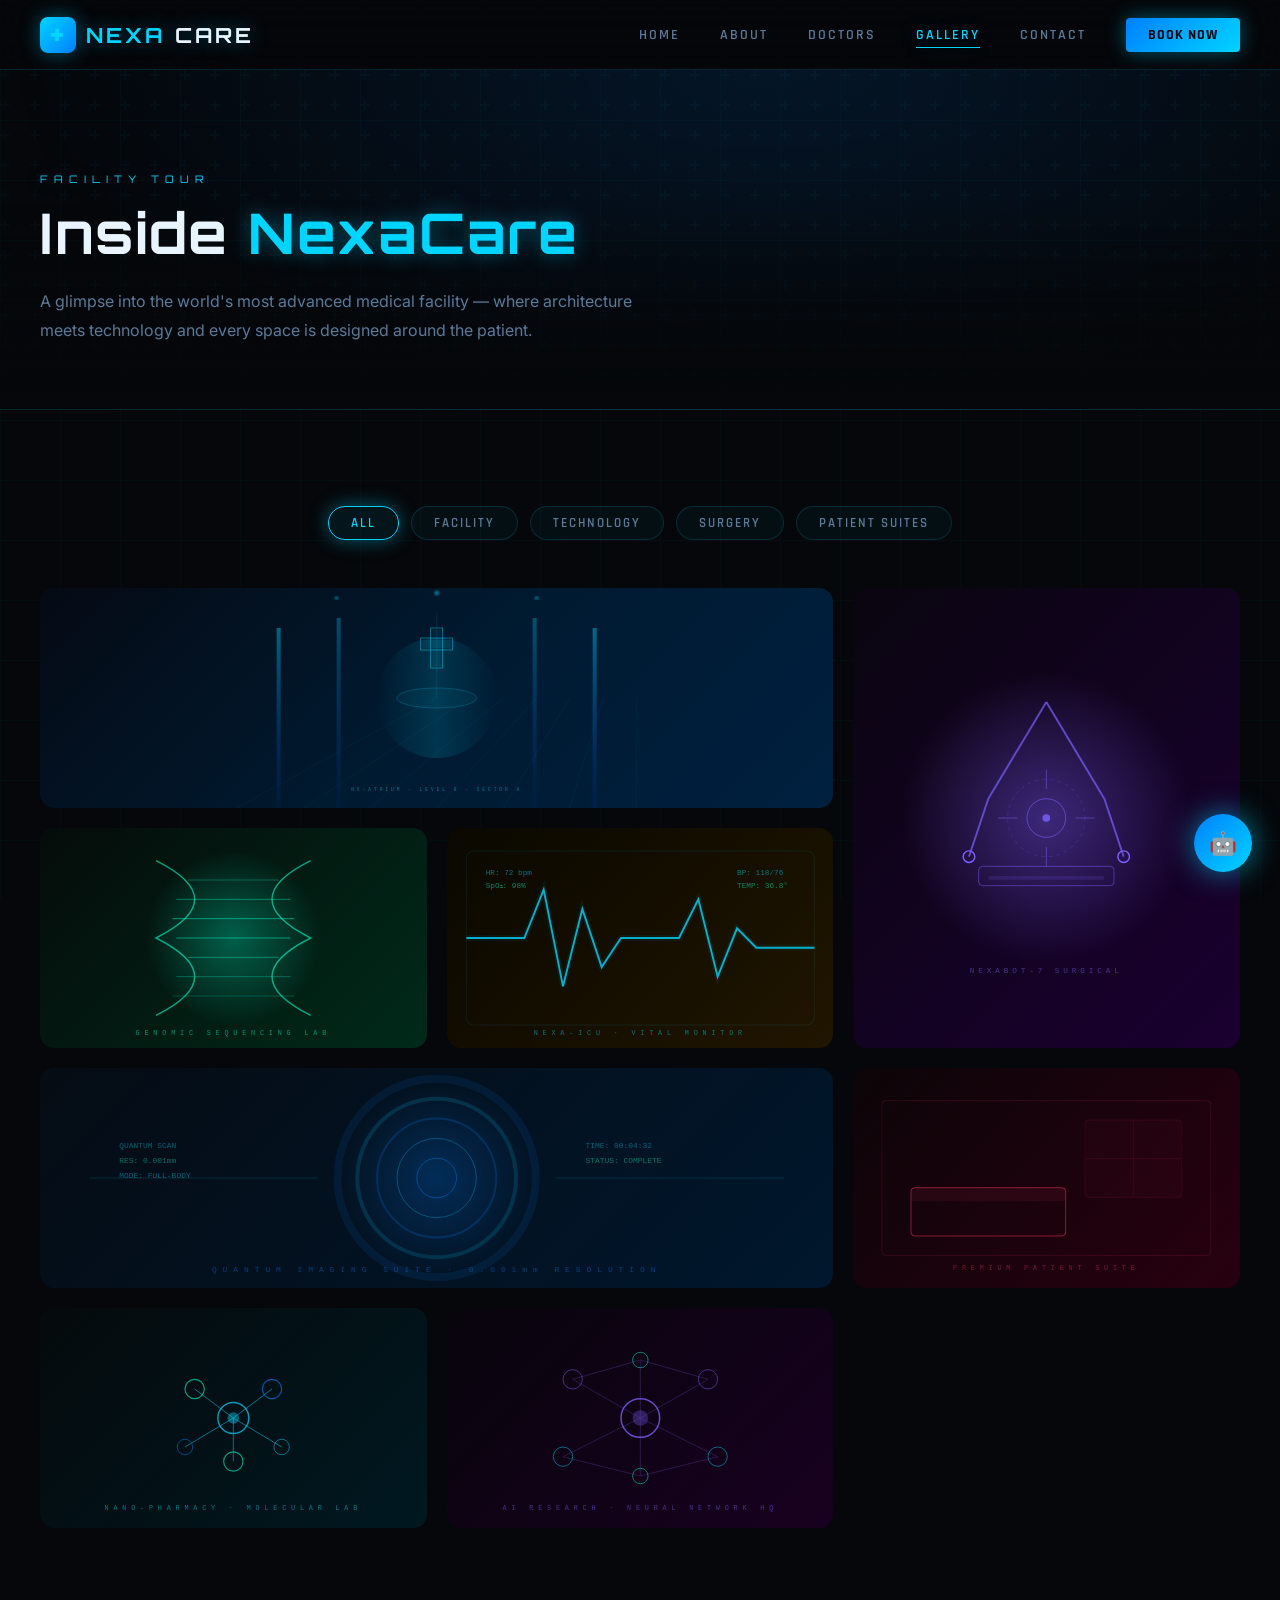
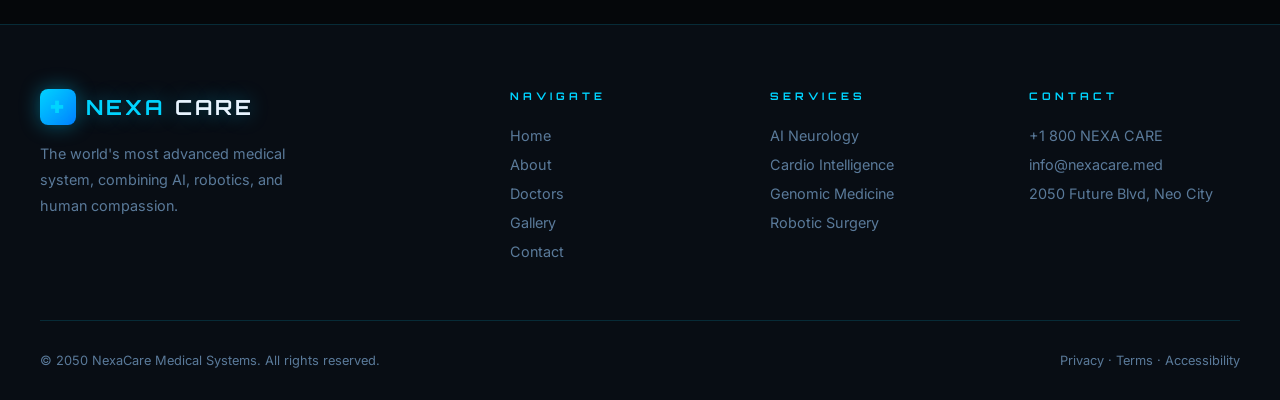
<file: gallery.html>
<!DOCTYPE html>
<html lang="en">
<head>
<meta charset="UTF-8"/>
<meta name="viewport" content="width=device-width, initial-scale=1.0"/>
<title>Gallery — NexaCare 2050</title>
<link rel="stylesheet" href="styles.css"/>
<style>
/* ── GALLERY PAGE ────────────────────────────────────────── */
.gallery-tabs {
  display: flex;
  gap: 0.75rem;
  flex-wrap: wrap;
  margin-bottom: 3rem;
  justify-content: center;
}

.gallery-tab {
  background: var(--glass);
  border: 1px solid var(--glass-border);
  color: var(--muted);
  padding: 8px 22px;
  border-radius: 100px;
  font-family: var(--font-body);
  font-size: 0.8rem;
  font-weight: 600;
  letter-spacing: 2px;
  text-transform: uppercase;
  cursor: pointer;
  transition: all 0.3s;
}
.gallery-tab.active,
.gallery-tab:hover {
  border-color: var(--neon);
  color: var(--neon);
  background: rgba(0,212,255,0.07);
  box-shadow: var(--glow);
}

/* Masonry-style gallery */
.gallery-grid {
  display: grid;
  grid-template-columns: repeat(3, 1fr);
  grid-auto-rows: 220px;
  gap: 1.25rem;
  max-width: 1200px;
  margin: 0 auto;
}

.gallery-item {
  border-radius: 14px;
  overflow: hidden;
  position: relative;
  cursor: pointer;
  transition: transform 0.4s cubic-bezier(.17,.67,.35,1.2);
}

.gallery-item.span2 { grid-column: span 2; }
.gallery-item.span-r2 { grid-row: span 2; }

.gallery-item:hover { transform: scale(1.02); z-index: 2; }

.gallery-visual {
  width: 100%; height: 100%;
  display: flex;
  align-items: center;
  justify-content: center;
  position: relative;
  overflow: hidden;
}

.gallery-overlay {
  position: absolute;
  inset: 0;
  background: linear-gradient(180deg, transparent 40%, rgba(5,7,10,0.85) 100%);
  opacity: 0;
  transition: opacity 0.3s;
  display: flex;
  align-items: flex-end;
  padding: 1.5rem;
}

.gallery-item:hover .gallery-overlay { opacity: 1; }

.gallery-overlay-text h4 {
  font-family: var(--font-display);
  font-size: 0.75rem;
  letter-spacing: 2px;
  color: var(--white);
  margin-bottom: 4px;
}

.gallery-overlay-text p {
  font-family: var(--font-text);
  font-size: 0.75rem;
  color: var(--muted);
}

.gallery-zoom-icon {
  position: absolute;
  top: 1rem; right: 1rem;
  width: 36px; height: 36px;
  background: rgba(0,212,255,0.15);
  border: 1px solid rgba(0,212,255,0.3);
  border-radius: 50%;
  display: flex; align-items: center; justify-content: center;
  font-size: 0.9rem;
  opacity: 0;
  transition: opacity 0.3s;
  backdrop-filter: blur(10px);
}
.gallery-item:hover .gallery-zoom-icon { opacity: 1; }

/* Unique visual designs for each gallery tile */
.gv1 { background: linear-gradient(135deg, #050a14 0%, #001a30 50%, #002040 100%); }
.gv2 { background: linear-gradient(135deg, #0a0510 0%, #1a0030 100%); }
.gv3 { background: linear-gradient(135deg, #050c0a 0%, #002a1a 100%); }
.gv4 { background: linear-gradient(135deg, #0a0800 0%, #201500 100%); }
.gv5 { background: linear-gradient(135deg, #050c14 0%, #00172d 100%); }
.gv6 { background: linear-gradient(135deg, #0c0508 0%, #280010 100%); }
.gv7 { background: linear-gradient(135deg, #050a0c 0%, #001820 100%); }
.gv8 { background: linear-gradient(135deg, #08050c 0%, #180020 100%); }

/* SVG illustrations inside gallery */
.gi-svg {
  width: 100%; height: 100%;
  position: absolute;
  inset: 0;
}

/* Lightbox */
.lightbox {
  display: none;
  position: fixed;
  inset: 0;
  background: rgba(5,7,10,0.95);
  z-index: 3000;
  backdrop-filter: blur(20px);
  align-items: center;
  justify-content: center;
  flex-direction: column;
  gap: 1rem;
}
.lightbox.open { display: flex; }

.lightbox-inner {
  width: 80vw;
  max-width: 900px;
  height: 60vh;
  border-radius: 16px;
  border: 1px solid var(--glass-border);
  overflow: hidden;
  position: relative;
}

.lightbox-close {
  position: absolute;
  top: 1.5rem; right: 1.5rem;
  background: var(--glass);
  border: 1px solid var(--glass-border);
  color: var(--white);
  width: 44px; height: 44px;
  border-radius: 50%;
  display: flex; align-items: center; justify-content: center;
  font-size: 1.2rem;
  cursor: pointer;
  z-index: 10;
  transition: border-color 0.2s;
}
.lightbox-close:hover { border-color: var(--neon); color: var(--neon); }

.lightbox-caption {
  font-family: var(--font-display);
  font-size: 0.7rem;
  letter-spacing: 3px;
  color: var(--muted);
  text-transform: uppercase;
}

@media (max-width: 768px) {
  .gallery-grid { grid-template-columns: 1fr 1fr; grid-auto-rows: 180px; }
  .gallery-item.span2  { grid-column: span 2; }
  .gallery-item.span-r2 { grid-row: span 1; }
}
@media (max-width: 480px) {
  .gallery-grid { grid-template-columns: 1fr; grid-auto-rows: 200px; }
  .gallery-item.span2  { grid-column: span 1; }
}
</style>
</head>
<body>
<div class="bg-grid"></div>

<nav class="navbar">
  <a class="nav-logo" href="index.html">
    <div class="nav-logo-icon">✚</div>
    NEXA<span>CARE</span>
  </a>
  <ul class="nav-links">
    <li><a href="index.html">Home</a></li>
    <li><a href="about.html">About</a></li>
    <li><a href="doctors.html">Doctors</a></li>
    <li><a href="gallery.html" class="active">Gallery</a></li>
    <li><a href="contact.html">Contact</a></li>
    <li><a href="contact.html" class="nav-cta">Book Now</a></li>
  </ul>
  <button class="hamburger" id="hamburger"><span></span><span></span><span></span></button>
</nav>
<nav class="nav-mobile" id="nav-mobile">
  <a href="index.html">Home</a><a href="about.html">About</a>
  <a href="doctors.html">Doctors</a><a href="gallery.html">Gallery</a><a href="contact.html">Contact</a>
</nav>

<div class="page-hero">
  <div class="page-hero-content">
    <div class="section-label">Facility Tour</div>
    <h1 class="section-title" style="font-size:clamp(2rem,5vw,3.5rem);">Inside <span>NexaCare</span></h1>
    <p class="section-sub">A glimpse into the world's most advanced medical facility — where architecture meets technology and every space is designed around the patient.</p>
  </div>
</div>

<section class="section">
  <div class="container">
    <!-- Tabs -->
    <div class="gallery-tabs reveal">
      <button class="gallery-tab active">All</button>
      <button class="gallery-tab">Facility</button>
      <button class="gallery-tab">Technology</button>
      <button class="gallery-tab">Surgery</button>
      <button class="gallery-tab">Patient Suites</button>
    </div>

    <!-- Gallery Grid -->
    <div class="gallery-grid">

      <!-- Item 1: Large - Main Atrium -->
      <div class="gallery-item span2 reveal" onclick="openLightbox(this)">
        <div class="gallery-visual gv1">
          <svg class="gi-svg" viewBox="0 0 800 440" xmlns="http://www.w3.org/2000/svg">
            <!-- Atrium scene -->
            <defs>
              <linearGradient id="g1a" x1="0" y1="0" x2="0" y2="1"><stop offset="0%" stop-color="#00d4ff" stop-opacity="0.6"/><stop offset="100%" stop-color="#0040ff" stop-opacity="0.1"/></linearGradient>
              <linearGradient id="g1b" x1="0" y1="0" x2="1" y2="0"><stop offset="0%" stop-color="#00d4ff" stop-opacity="0"/><stop offset="50%" stop-color="#00d4ff" stop-opacity="0.15"/><stop offset="100%" stop-color="#00d4ff" stop-opacity="0"/></linearGradient>
              <filter id="blur1"><feGaussianBlur stdDeviation="3"/></filter>
            </defs>
            <!-- Floor grid -->
            <g opacity="0.2">
              <line x1="0" y1="440" x2="400" y2="220" stroke="#00d4ff" stroke-width="0.5"/>
              <line x1="133" y1="440" x2="466" y2="220" stroke="#00d4ff" stroke-width="0.5"/>
              <line x1="266" y1="440" x2="533" y2="220" stroke="#00d4ff" stroke-width="0.5"/>
              <line x1="400" y1="440" x2="600" y2="220" stroke="#00d4ff" stroke-width="0.5"/>
              <line x1="533" y1="440" x2="666" y2="220" stroke="#00d4ff" stroke-width="0.5"/>
              <line x1="666" y1="440" x2="733" y2="220" stroke="#00d4ff" stroke-width="0.5"/>
              <line x1="800" y1="440" x2="800" y2="220" stroke="#00d4ff" stroke-width="0.5"/>
            </g>
            <!-- Columns -->
            <rect x="80" y="80" width="8" height="360" fill="url(#g1a)" opacity="0.7"/>
            <rect x="200" y="60" width="8" height="380" fill="url(#g1a)" opacity="0.5"/>
            <rect x="592" y="60" width="8" height="380" fill="url(#g1a)" opacity="0.5"/>
            <rect x="712" y="80" width="8" height="360" fill="url(#g1a)" opacity="0.7"/>
            <!-- Center hologram -->
            <ellipse cx="400" cy="220" rx="80" ry="20" fill="none" stroke="#00d4ff" stroke-width="1" opacity="0.4"/>
            <ellipse cx="400" cy="220" rx="80" ry="20" fill="#00d4ff" opacity="0.04"/>
            <line x1="400" y1="220" x2="400" y2="50" stroke="#00d4ff" stroke-width="0.5" opacity="0.4"/>
            <!-- Medical cross hologram -->
            <rect x="388" y="80" width="24" height="80" fill="none" stroke="#00d4ff" stroke-width="1.5" opacity="0.6"/>
            <rect x="368" y="100" width="64" height="24" fill="none" stroke="#00d4ff" stroke-width="1.5" opacity="0.6"/>
            <rect x="392" y="84" width="16" height="72" fill="#00d4ff" opacity="0.08"/>
            <rect x="372" y="104" width="56" height="16" fill="#00d4ff" opacity="0.08"/>
            <!-- Glow -->
            <circle cx="400" cy="220" r="120" fill="url(#g1b)"/>
            <!-- Ceiling lights -->
            <circle cx="200" cy="20" r="3" fill="#00d4ff" opacity="0.9" filter="url(#blur1)"/>
            <circle cx="400" cy="10" r="4" fill="#00d4ff" opacity="0.8" filter="url(#blur1)"/>
            <circle cx="600" cy="20" r="3" fill="#00d4ff" opacity="0.9" filter="url(#blur1)"/>
            <!-- Text label -->
            <text x="400" y="405" text-anchor="middle" fill="#00d4ff" font-size="9" opacity="0.5" letter-spacing="6" font-family="monospace">NX-ATRIUM · LEVEL 0 · SECTOR A</text>
          </svg>
          <div class="gallery-overlay">
            <div class="gallery-overlay-text">
              <h4>Main Atrium</h4>
              <p>The luminous heart of NexaCare — a 40-meter soaring holographic reception space.</p>
            </div>
          </div>
          <div class="gallery-zoom-icon">⊕</div>
        </div>
      </div>

      <!-- Item 2: Surgery Theatre -->
      <div class="gallery-item span-r2 reveal" data-delay="100" onclick="openLightbox(this)">
        <div class="gallery-visual gv2">
          <svg class="gi-svg" viewBox="0 0 400 440" xmlns="http://www.w3.org/2000/svg">
            <defs>
              <radialGradient id="g2a" cx="50%" cy="50%" r="50%"><stop offset="0%" stop-color="#7b61ff" stop-opacity="0.4"/><stop offset="100%" stop-color="#7b61ff" stop-opacity="0"/></radialGradient>
            </defs>
            <circle cx="200" cy="220" r="150" fill="url(#g2a)"/>
            <!-- Robotic arms -->
            <line x1="200" y1="100" x2="140" y2="200" stroke="#7b61ff" stroke-width="2" opacity="0.7"/>
            <line x1="140" y1="200" x2="120" y2="260" stroke="#7b61ff" stroke-width="2" opacity="0.7"/>
            <circle cx="120" cy="260" r="6" fill="none" stroke="#7b61ff" stroke-width="1.5"/>
            <line x1="200" y1="100" x2="260" y2="200" stroke="#7b61ff" stroke-width="2" opacity="0.7"/>
            <line x1="260" y1="200" x2="280" y2="260" stroke="#7b61ff" stroke-width="2" opacity="0.7"/>
            <circle cx="280" cy="260" r="6" fill="none" stroke="#7b61ff" stroke-width="1.5"/>
            <!-- Surgical table -->
            <rect x="130" y="270" width="140" height="20" rx="4" fill="none" stroke="#7b61ff" stroke-width="1" opacity="0.5"/>
            <rect x="140" y="280" width="120" height="4" rx="2" fill="#7b61ff" opacity="0.15"/>
            <!-- Target circle -->
            <circle cx="200" cy="220" r="40" fill="none" stroke="#7b61ff" stroke-width="0.5" opacity="0.4" stroke-dasharray="4 4"/>
            <circle cx="200" cy="220" r="20" fill="none" stroke="#7b61ff" stroke-width="1" opacity="0.6"/>
            <circle cx="200" cy="220" r="4" fill="#7b61ff" opacity="0.8"/>
            <!-- Crosshairs -->
            <line x1="200" y1="170" x2="200" y2="190" stroke="#7b61ff" stroke-width="1" opacity="0.5"/>
            <line x1="200" y1="250" x2="200" y2="270" stroke="#7b61ff" stroke-width="1" opacity="0.5"/>
            <line x1="150" y1="220" x2="170" y2="220" stroke="#7b61ff" stroke-width="1" opacity="0.5"/>
            <line x1="230" y1="220" x2="250" y2="220" stroke="#7b61ff" stroke-width="1" opacity="0.5"/>
            <text x="200" y="380" text-anchor="middle" fill="#7b61ff" font-size="8" opacity="0.5" letter-spacing="4" font-family="monospace">NEXABOT-7 SURGICAL</text>
          </svg>
          <div class="gallery-overlay">
            <div class="gallery-overlay-text">
              <h4>NexaBot-7 Theatre</h4>
              <p>Robotic surgical suite with sub-0.1mm precision AI guidance.</p>
            </div>
          </div>
          <div class="gallery-zoom-icon">⊕</div>
        </div>
      </div>

      <!-- Item 3: Diagnostics Lab -->
      <div class="gallery-item reveal" data-delay="150" onclick="openLightbox(this)">
        <div class="gallery-visual gv3">
          <svg class="gi-svg" viewBox="0 0 400 220" xmlns="http://www.w3.org/2000/svg">
            <defs><radialGradient id="g3a" cx="50%" cy="50%" r="50%"><stop offset="0%" stop-color="#00ffcc" stop-opacity="0.3"/><stop offset="100%" stop-color="#00ffcc" stop-opacity="0"/></radialGradient></defs>
            <circle cx="200" cy="110" r="90" fill="url(#g3a)"/>
            <!-- DNA helix-like structure -->
            <path d="M 120 30 Q 200 70 120 110 Q 200 150 120 190" fill="none" stroke="#00ffcc" stroke-width="1.5" opacity="0.6"/>
            <path d="M 280 30 Q 200 70 280 110 Q 200 150 280 190" fill="none" stroke="#00ffcc" stroke-width="1.5" opacity="0.6"/>
            <!-- Connecting rungs -->
            <line x1="153" y1="50" x2="247" y2="50" stroke="#00ffcc" stroke-width="1" opacity="0.3"/>
            <line x1="141" y1="70" x2="259" y2="70" stroke="#00ffcc" stroke-width="1" opacity="0.4"/>
            <line x1="137" y1="90" x2="263" y2="90" stroke="#00ffcc" stroke-width="1" opacity="0.5"/>
            <line x1="141" y1="110" x2="259" y2="110" stroke="#00ffcc" stroke-width="1" opacity="0.5"/>
            <line x1="153" y1="130" x2="247" y2="130" stroke="#00ffcc" stroke-width="1" opacity="0.4"/>
            <line x1="141" y1="150" x2="259" y2="150" stroke="#00ffcc" stroke-width="1" opacity="0.3"/>
            <line x1="137" y1="170" x2="263" y2="170" stroke="#00ffcc" stroke-width="1" opacity="0.2"/>
            <text x="200" y="210" text-anchor="middle" fill="#00ffcc" font-size="7" opacity="0.5" letter-spacing="5" font-family="monospace">GENOMIC SEQUENCING LAB</text>
          </svg>
          <div class="gallery-overlay">
            <div class="gallery-overlay-text">
              <h4>Genomic Lab</h4><p>4-hour full genome sequencing.</p>
            </div>
          </div>
          <div class="gallery-zoom-icon">⊕</div>
        </div>
      </div>

      <!-- Item 4: ICU -->
      <div class="gallery-item reveal" data-delay="200" onclick="openLightbox(this)">
        <div class="gallery-visual gv4">
          <svg class="gi-svg" viewBox="0 0 400 220" xmlns="http://www.w3.org/2000/svg">
            <!-- Heartbeat / EKG line -->
            <path d="M 20 110 L 80 110 L 100 60 L 120 160 L 140 80 L 160 140 L 180 110 L 240 110 L 260 70 L 280 150 L 300 100 L 320 120 L 380 120" fill="none" stroke="#00d4ff" stroke-width="2" opacity="0.8"/>
            <path d="M 20 110 L 80 110 L 100 60 L 120 160 L 140 80 L 160 140 L 180 110 L 240 110 L 260 70 L 280 150 L 300 100 L 320 120 L 380 120" fill="none" stroke="#00d4ff" stroke-width="6" opacity="0.06"/>
            <!-- Monitor frame -->
            <rect x="20" y="20" width="360" height="180" rx="8" fill="none" stroke="#00d4ff" stroke-width="0.5" opacity="0.2"/>
            <!-- Stats -->
            <text x="40" y="45" fill="#00d4ff" font-size="8" opacity="0.5" font-family="monospace">HR: 72 bpm</text>
            <text x="40" y="58" fill="#00ffcc" font-size="8" opacity="0.5" font-family="monospace">SpO₂: 98%</text>
            <text x="300" y="45" fill="#00d4ff" font-size="8" opacity="0.5" font-family="monospace">BP: 118/76</text>
            <text x="300" y="58" fill="#00ffcc" font-size="8" opacity="0.5" font-family="monospace">TEMP: 36.8°</text>
            <text x="200" y="210" text-anchor="middle" fill="#00d4ff" font-size="7" opacity="0.5" letter-spacing="5" font-family="monospace">NEXA-ICU · VITAL MONITOR</text>
          </svg>
          <div class="gallery-overlay">
            <div class="gallery-overlay-text">
              <h4>Nexa-ICU</h4><p>AI-monitored intensive care unit.</p>
            </div>
          </div>
          <div class="gallery-zoom-icon">⊕</div>
        </div>
      </div>

      <!-- Item 5: Imaging (wide) -->
      <div class="gallery-item span2 reveal" data-delay="100" onclick="openLightbox(this)">
        <div class="gallery-visual gv5">
          <svg class="gi-svg" viewBox="0 0 800 220" xmlns="http://www.w3.org/2000/svg">
            <defs>
              <radialGradient id="g5a" cx="50%" cy="50%" r="50%"><stop offset="0%" stop-color="#0080ff" stop-opacity="0.25"/><stop offset="100%" stop-color="#0080ff" stop-opacity="0"/></radialGradient>
            </defs>
            <!-- MRI-like rings -->
            <circle cx="400" cy="110" r="100" fill="none" stroke="#0080ff" stroke-width="8" opacity="0.1"/>
            <circle cx="400" cy="110" r="80" fill="none" stroke="#00d4ff" stroke-width="4" opacity="0.15"/>
            <circle cx="400" cy="110" r="60" fill="none" stroke="#0080ff" stroke-width="2" opacity="0.2"/>
            <circle cx="400" cy="110" r="40" fill="none" stroke="#00d4ff" stroke-width="1" opacity="0.3"/>
            <circle cx="400" cy="110" r="20" fill="none" stroke="#0080ff" stroke-width="1" opacity="0.4"/>
            <circle cx="400" cy="110" r="100" fill="url(#g5a)"/>
            <!-- Scan lines -->
            <line x1="50" y1="110" x2="280" y2="110" stroke="#00d4ff" stroke-width="0.5" opacity="0.3"/>
            <line x1="520" y1="110" x2="750" y2="110" stroke="#00d4ff" stroke-width="0.5" opacity="0.3"/>
            <!-- Data readouts -->
            <text x="80" y="80" fill="#00d4ff" font-size="8" opacity="0.4" font-family="monospace">QUANTUM SCAN</text>
            <text x="80" y="95" fill="#00ffcc" font-size="8" opacity="0.4" font-family="monospace">RES: 0.001mm</text>
            <text x="80" y="110" fill="#00d4ff" font-size="8" opacity="0.4" font-family="monospace">MODE: FULL-BODY</text>
            <text x="550" y="80" fill="#00d4ff" font-size="8" opacity="0.4" font-family="monospace">TIME: 00:04:32</text>
            <text x="550" y="95" fill="#00ffcc" font-size="8" opacity="0.4" font-family="monospace">STATUS: COMPLETE</text>
            <text x="400" y="205" text-anchor="middle" fill="#0080ff" font-size="8" opacity="0.4" letter-spacing="6" font-family="monospace">QUANTUM IMAGING SUITE · 0.001mm RESOLUTION</text>
          </svg>
          <div class="gallery-overlay">
            <div class="gallery-overlay-text">
              <h4>Quantum Imaging Suite</h4>
              <p>Sub-millimetre whole-body scanning completed in under 5 minutes.</p>
            </div>
          </div>
          <div class="gallery-zoom-icon">⊕</div>
        </div>
      </div>

      <!-- Item 6: Patient Suite -->
      <div class="gallery-item reveal" onclick="openLightbox(this)">
        <div class="gallery-visual gv6">
          <svg class="gi-svg" viewBox="0 0 400 220" xmlns="http://www.w3.org/2000/svg">
            <!-- Room outline -->
            <rect x="30" y="30" width="340" height="160" rx="4" fill="none" stroke="#ff3264" stroke-width="0.5" opacity="0.3"/>
            <!-- Bed -->
            <rect x="60" y="120" width="160" height="50" rx="4" fill="none" stroke="#ff3264" stroke-width="1" opacity="0.5"/>
            <rect x="60" y="120" width="160" height="14" rx="2" fill="#ff3264" opacity="0.08"/>
            <!-- Window -->
            <rect x="240" y="50" width="100" height="80" rx="4" fill="none" stroke="#ff3264" stroke-width="0.5" opacity="0.2"/>
            <line x1="290" y1="50" x2="290" y2="130" stroke="#ff3264" stroke-width="0.5" opacity="0.2"/>
            <line x1="240" y1="90" x2="340" y2="90" stroke="#ff3264" stroke-width="0.5" opacity="0.2"/>
            <!-- Glow from window -->
            <rect x="240" y="50" width="100" height="80" fill="#ff3264" opacity="0.03"/>
            <text x="200" y="205" text-anchor="middle" fill="#ff3264" font-size="7" opacity="0.4" letter-spacing="5" font-family="monospace">PREMIUM PATIENT SUITE</text>
          </svg>
          <div class="gallery-overlay">
            <div class="gallery-overlay-text">
              <h4>Executive Suite</h4><p>Hotel-grade patient recovery suites with smart environment.</p>
            </div>
          </div>
          <div class="gallery-zoom-icon">⊕</div>
        </div>
      </div>

      <!-- Item 7: Pharmacy -->
      <div class="gallery-item reveal" data-delay="100" onclick="openLightbox(this)">
        <div class="gallery-visual gv7">
          <svg class="gi-svg" viewBox="0 0 400 220" xmlns="http://www.w3.org/2000/svg">
            <!-- Nano molecule -->
            <circle cx="200" cy="110" r="16" fill="none" stroke="#00d4ff" stroke-width="1.5" opacity="0.7"/>
            <circle cx="200" cy="110" r="6" fill="#00d4ff" opacity="0.4"/>
            <line x1="200" y1="110" x2="160" y2="80" stroke="#00d4ff" stroke-width="1" opacity="0.5"/>
            <circle cx="160" cy="80" r="10" fill="none" stroke="#00ffcc" stroke-width="1.2" opacity="0.6"/>
            <line x1="200" y1="110" x2="240" y2="80" stroke="#00d4ff" stroke-width="1" opacity="0.5"/>
            <circle cx="240" cy="80" r="10" fill="none" stroke="#0080ff" stroke-width="1.2" opacity="0.6"/>
            <line x1="200" y1="110" x2="200" y2="155" stroke="#00d4ff" stroke-width="1" opacity="0.5"/>
            <circle cx="200" cy="155" r="10" fill="none" stroke="#00ffcc" stroke-width="1.2" opacity="0.6"/>
            <line x1="200" y1="110" x2="150" y2="140" stroke="#00d4ff" stroke-width="1" opacity="0.5"/>
            <circle cx="150" cy="140" r="8" fill="none" stroke="#0080ff" stroke-width="1" opacity="0.5"/>
            <line x1="200" y1="110" x2="250" y2="140" stroke="#00d4ff" stroke-width="1" opacity="0.5"/>
            <circle cx="250" cy="140" r="8" fill="none" stroke="#00d4ff" stroke-width="1" opacity="0.5"/>
            <text x="200" y="205" text-anchor="middle" fill="#00d4ff" font-size="7" opacity="0.5" letter-spacing="5" font-family="monospace">NANO-PHARMACY · MOLECULAR LAB</text>
          </svg>
          <div class="gallery-overlay">
            <div class="gallery-overlay-text">
              <h4>Nano-Pharmacy</h4><p>Molecular-precision drug synthesis on-site.</p>
            </div>
          </div>
          <div class="gallery-zoom-icon">⊕</div>
        </div>
      </div>

      <!-- Item 8: Research Centre -->
      <div class="gallery-item reveal" data-delay="200" onclick="openLightbox(this)">
        <div class="gallery-visual gv8">
          <svg class="gi-svg" viewBox="0 0 400 220" xmlns="http://www.w3.org/2000/svg">
            <!-- AI brain network -->
            <circle cx="200" cy="110" r="20" fill="none" stroke="#7b61ff" stroke-width="1.5" opacity="0.8"/>
            <circle cx="200" cy="110" r="8" fill="#7b61ff" opacity="0.3"/>
            <g opacity="0.5">
              <circle cx="130" cy="70" r="10" fill="none" stroke="#7b61ff" stroke-width="1"/>
              <circle cx="270" cy="70" r="10" fill="none" stroke="#7b61ff" stroke-width="1"/>
              <circle cx="120" cy="150" r="10" fill="none" stroke="#00d4ff" stroke-width="1"/>
              <circle cx="280" cy="150" r="10" fill="none" stroke="#00d4ff" stroke-width="1"/>
              <circle cx="200" cy="50" r="8" fill="none" stroke="#00ffcc" stroke-width="1"/>
              <circle cx="200" cy="170" r="8" fill="none" stroke="#00ffcc" stroke-width="1"/>
            </g>
            <g opacity="0.3" stroke="#7b61ff" stroke-width="0.8">
              <line x1="200" y1="110" x2="130" y2="70"/>
              <line x1="200" y1="110" x2="270" y2="70"/>
              <line x1="200" y1="110" x2="120" y2="150"/>
              <line x1="200" y1="110" x2="280" y2="150"/>
              <line x1="200" y1="110" x2="200" y2="50"/>
              <line x1="200" y1="110" x2="200" y2="170"/>
              <line x1="130" y1="70" x2="200" y2="50"/>
              <line x1="270" y1="70" x2="200" y2="50"/>
              <line x1="120" y1="150" x2="200" y2="170"/>
              <line x1="280" y1="150" x2="200" y2="170"/>
            </g>
            <text x="200" y="205" text-anchor="middle" fill="#7b61ff" font-size="7" opacity="0.5" letter-spacing="5" font-family="monospace">AI RESEARCH · NEURAL NETWORK HQ</text>
          </svg>
          <div class="gallery-overlay">
            <div class="gallery-overlay-text">
              <h4>AI Research Centre</h4><p>The birthplace of Nexa-DX and future diagnostic breakthroughs.</p>
            </div>
          </div>
          <div class="gallery-zoom-icon">⊕</div>
        </div>
      </div>

    </div><!-- /gallery-grid -->
  </div>
</section>

<!-- LIGHTBOX -->
<div class="lightbox" id="lightbox" onclick="closeLightbox(event)">
  <div class="lightbox-inner" id="lightbox-inner"></div>
  <div class="lightbox-caption" id="lightbox-caption"></div>
  <button class="lightbox-close" onclick="closeLightbox()">✕</button>
</div>

<!-- FOOTER -->
<footer>
  <div class="footer-grid">
    <div class="footer-brand">
      <div class="nav-logo" style="margin-bottom:0.5rem;">
        <div class="nav-logo-icon">✚</div>NEXA<span style="color:var(--white)">CARE</span>
      </div>
      <p>The world's most advanced medical system, combining AI, robotics, and human compassion.</p>
    </div>
    <div class="footer-col"><h4>Navigate</h4>
      <a href="index.html">Home</a><a href="about.html">About</a>
      <a href="doctors.html">Doctors</a><a href="gallery.html">Gallery</a><a href="contact.html">Contact</a>
    </div>
    <div class="footer-col"><h4>Services</h4>
      <a href="#">AI Neurology</a><a href="#">Cardio Intelligence</a>
      <a href="#">Genomic Medicine</a><a href="#">Robotic Surgery</a>
    </div>
    <div class="footer-col"><h4>Contact</h4>
      <a href="tel:+18009392273">+1 800 NEXA CARE</a>
      <a href="mailto:info@nexacare.med">info@nexacare.med</a>
      <a href="#">2050 Future Blvd, Neo City</a>
    </div>
  </div>
  <div class="footer-bottom">
    <span>© 2050 NexaCare Medical Systems. All rights reserved.</span>
    <span>Privacy · Terms · Accessibility</span>
  </div>
</footer>

<button class="chatbot-btn" id="chatbot-btn">🤖</button>
<div class="chatbot-panel" id="chatbot-panel">
  <div class="chat-header">
    <div class="chat-header-icon">🤖</div>
    <div class="chat-header-info"><h4>NEXA AI ASSISTANT</h4><p>● Online · Replies instantly</p></div>
    <button class="chat-close" id="chat-close">✕</button>
  </div>
  <div class="chat-body" id="chat-body">
    <div class="chat-msg bot">Hello! I'm Nexa. How can I help you today?</div>
  </div>
  <div class="chat-options">
    <button class="chat-opt" data-key="appointment"><span>📅</span> Book Appointment</button>
    <button class="chat-opt" data-key="availability"><span>🩺</span> Doctor Availability</button>
    <button class="chat-opt" data-key="emergency"><span>🚨</span> Emergency</button>
    <button class="chat-opt" data-key="location"><span>📍</span> Location</button>
    <button class="chat-opt" data-key="call"><span>📞</span> Call Now</button>
  </div>
</div>

<script>
// Gallery tabs
document.querySelectorAll('.gallery-tab').forEach(tab => {
  tab.addEventListener('click', () => {
    document.querySelectorAll('.gallery-tab').forEach(t => t.classList.remove('active'));
    tab.classList.add('active');
  });
});

// Lightbox
function openLightbox(card) {
  const viz   = card.querySelector('.gallery-visual').cloneNode(true);
  const title = card.querySelector('h4')?.textContent || 'NexaCare Facility';
  const inner = document.getElementById('lightbox-inner');
  const cap   = document.getElementById('lightbox-caption');
  inner.innerHTML = '';
  inner.appendChild(viz);
  cap.textContent = title;
  document.getElementById('lightbox').classList.add('open');
}
function closeLightbox(e) {
  if (!e || e.target === document.getElementById('lightbox') || e.target.classList.contains('lightbox-close')) {
    document.getElementById('lightbox').classList.remove('open');
  }
}
</script>
<script src="shared.js"></script>
</body>
</html>
</file>
<file: styles.css>
/* ============================================================
   NEXACARE 2050 — SHARED STYLES
   ============================================================ */

@import url('https://fonts.googleapis.com/css2?family=Orbitron:wght@400;500;600;700;900&family=Rajdhani:wght@300;400;500;600;700&family=Inter:wght@300;400;500&display=swap');

/* ── CSS Variables ── */
:root {
  --bg:           #05070a;
  --bg2:          #080d14;
  --neon:         #00d4ff;
  --neon2:        #0080ff;
  --neon3:        #00ffcc;
  --accent:       #7b61ff;
  --white:        #e8f4ff;
  --muted:        #5a7a9a;
  --glass:        rgba(0, 212, 255, 0.04);
  --glass-border: rgba(0, 212, 255, 0.15);
  --glow:         0 0 20px rgba(0, 212, 255, 0.4);
  --glow-strong:  0 0 40px rgba(0, 212, 255, 0.7);
  --font-display: 'Orbitron', monospace;
  --font-body:    'Rajdhani', sans-serif;
  --font-text:    'Inter', sans-serif;
}

/* ── Reset ── */
*, *::before, *::after { box-sizing: border-box; margin: 0; padding: 0; }
html { scroll-behavior: smooth; }
body {
  background: var(--bg);
  color: var(--white);
  font-family: var(--font-body);
  overflow-x: hidden;
  min-height: 100vh;
}

a { text-decoration: none; color: inherit; }
img { max-width: 100%; display: block; }
ul { list-style: none; }

/* ── Scrollbar ── */
::-webkit-scrollbar { width: 4px; }
::-webkit-scrollbar-track { background: var(--bg); }
::-webkit-scrollbar-thumb { background: var(--neon); border-radius: 2px; }

/* ============================================================
   NAVBAR
   ============================================================ */
.navbar {
  position: fixed;
  top: 0; left: 0; right: 0;
  z-index: 1000;
  padding: 0 2.5rem;
  height: 70px;
  display: flex;
  align-items: center;
  justify-content: space-between;
  background: rgba(5, 7, 10, 0.85);
  backdrop-filter: blur(20px);
  -webkit-backdrop-filter: blur(20px);
  border-bottom: 1px solid var(--glass-border);
}

.nav-logo {
  font-family: var(--font-display);
  font-size: 1.3rem;
  font-weight: 700;
  letter-spacing: 3px;
  color: var(--neon);
  text-shadow: var(--glow);
  display: flex;
  align-items: center;
  gap: 10px;
}

.nav-logo span { color: var(--white); }

.nav-logo-icon {
  width: 36px; height: 36px;
  background: linear-gradient(135deg, var(--neon), var(--neon2));
  border-radius: 8px;
  display: flex; align-items: center; justify-content: center;
  font-size: 1rem;
  box-shadow: var(--glow);
}

.nav-links {
  display: flex;
  gap: 2.5rem;
  align-items: center;
}

.nav-links a {
  font-family: var(--font-body);
  font-size: 0.9rem;
  font-weight: 600;
  letter-spacing: 2px;
  text-transform: uppercase;
  color: var(--muted);
  position: relative;
  transition: color 0.3s;
}

.nav-links a::after {
  content: '';
  position: absolute;
  bottom: -4px; left: 0; right: 0;
  height: 1px;
  background: var(--neon);
  transform: scaleX(0);
  transition: transform 0.3s;
  box-shadow: var(--glow);
}

.nav-links a:hover,
.nav-links a.active {
  color: var(--neon);
  text-shadow: var(--glow);
}
.nav-links a:hover::after,
.nav-links a.active::after { transform: scaleX(1); }

.nav-cta {
  background: linear-gradient(135deg, var(--neon2), var(--neon));
  color: var(--bg) !important;
  padding: 8px 22px;
  border-radius: 4px;
  font-weight: 700 !important;
  letter-spacing: 1px !important;
  box-shadow: var(--glow);
  transition: box-shadow 0.3s, transform 0.2s !important;
}
.nav-cta:hover { box-shadow: var(--glow-strong) !important; transform: translateY(-1px) !important; color: var(--bg) !important; }
.nav-cta::after { display: none !important; }

/* Hamburger */
.hamburger {
  display: none;
  flex-direction: column;
  gap: 5px;
  cursor: pointer;
  padding: 5px;
}
.hamburger span {
  display: block; width: 24px; height: 2px;
  background: var(--neon);
  border-radius: 2px;
  transition: all 0.3s;
  box-shadow: var(--glow);
}
.hamburger.open span:nth-child(1) { transform: rotate(45deg) translate(5px, 5px); }
.hamburger.open span:nth-child(2) { opacity: 0; }
.hamburger.open span:nth-child(3) { transform: rotate(-45deg) translate(5px, -5px); }

/* Mobile nav */
.nav-mobile {
  display: none;
  position: fixed;
  top: 70px; left: 0; right: 0;
  background: rgba(5, 7, 10, 0.97);
  backdrop-filter: blur(20px);
  border-bottom: 1px solid var(--glass-border);
  padding: 2rem;
  flex-direction: column;
  gap: 1.5rem;
  z-index: 999;
}
.nav-mobile.open { display: flex; }
.nav-mobile a {
  font-family: var(--font-body);
  font-size: 1.2rem;
  font-weight: 600;
  letter-spacing: 3px;
  text-transform: uppercase;
  color: var(--muted);
  transition: color 0.3s;
}
.nav-mobile a:hover, .nav-mobile a.active { color: var(--neon); text-shadow: var(--glow); }

/* ============================================================
   SHARED SECTION STYLES
   ============================================================ */
.section {
  padding: 6rem 2.5rem;
  position: relative;
}

.section-label {
  font-family: var(--font-display);
  font-size: 0.65rem;
  letter-spacing: 6px;
  text-transform: uppercase;
  color: var(--neon);
  text-shadow: var(--glow);
  margin-bottom: 1rem;
}

.section-title {
  font-family: var(--font-display);
  font-size: clamp(1.8rem, 4vw, 3rem);
  font-weight: 700;
  line-height: 1.1;
  letter-spacing: 2px;
  margin-bottom: 1.5rem;
  color: var(--white);
}

.section-title span { color: var(--neon); text-shadow: var(--glow); }

.section-sub {
  font-family: var(--font-text);
  font-size: 1rem;
  color: var(--muted);
  line-height: 1.8;
  max-width: 600px;
}

/* ── Glassmorphism Card ── */
.glass-card {
  background: var(--glass);
  border: 1px solid var(--glass-border);
  border-radius: 16px;
  backdrop-filter: blur(16px);
  -webkit-backdrop-filter: blur(16px);
  transition: border-color 0.3s, box-shadow 0.3s;
}
.glass-card:hover {
  border-color: rgba(0, 212, 255, 0.4);
  box-shadow: 0 0 30px rgba(0, 212, 255, 0.1);
}

/* ── CTA Button ── */
.btn-primary {
  display: inline-flex;
  align-items: center;
  gap: 10px;
  background: linear-gradient(135deg, var(--neon2), var(--neon));
  color: var(--bg);
  padding: 14px 32px;
  border-radius: 6px;
  font-family: var(--font-display);
  font-size: 0.75rem;
  font-weight: 700;
  letter-spacing: 3px;
  text-transform: uppercase;
  cursor: pointer;
  border: none;
  box-shadow: var(--glow);
  transition: box-shadow 0.3s, transform 0.2s;
}
.btn-primary:hover {
  box-shadow: var(--glow-strong);
  transform: translateY(-2px);
}

.btn-outline {
  display: inline-flex;
  align-items: center;
  gap: 10px;
  background: transparent;
  color: var(--neon);
  padding: 13px 32px;
  border-radius: 6px;
  border: 1px solid var(--glass-border);
  font-family: var(--font-display);
  font-size: 0.75rem;
  font-weight: 700;
  letter-spacing: 3px;
  text-transform: uppercase;
  cursor: pointer;
  transition: border-color 0.3s, box-shadow 0.3s, background 0.3s;
}
.btn-outline:hover {
  border-color: var(--neon);
  box-shadow: var(--glow);
  background: rgba(0, 212, 255, 0.05);
}

/* ── Neon divider ── */
.neon-divider {
  width: 60px; height: 2px;
  background: linear-gradient(90deg, var(--neon), transparent);
  margin: 1rem 0 2rem;
  box-shadow: var(--glow);
}

/* ── Grid utility ── */
.grid-2 { display: grid; grid-template-columns: 1fr 1fr; gap: 2rem; }
.grid-3 { display: grid; grid-template-columns: repeat(3, 1fr); gap: 2rem; }
.grid-4 { display: grid; grid-template-columns: repeat(4, 1fr); gap: 1.5rem; }

/* ── Container ── */
.container { max-width: 1200px; margin: 0 auto; }

/* ── Glow line decorations ── */
.glow-line {
  position: absolute;
  height: 1px;
  background: linear-gradient(90deg, transparent, var(--neon), transparent);
  opacity: 0.3;
}

/* ============================================================
   FOOTER
   ============================================================ */
footer {
  background: var(--bg2);
  border-top: 1px solid var(--glass-border);
  padding: 4rem 2.5rem 2rem;
}

.footer-grid {
  display: grid;
  grid-template-columns: 2fr 1fr 1fr 1fr;
  gap: 3rem;
  max-width: 1200px;
  margin: 0 auto 3rem;
}

.footer-brand p {
  font-family: var(--font-text);
  font-size: 0.9rem;
  color: var(--muted);
  line-height: 1.8;
  margin-top: 1rem;
  max-width: 280px;
}

.footer-col h4 {
  font-family: var(--font-display);
  font-size: 0.65rem;
  letter-spacing: 4px;
  text-transform: uppercase;
  color: var(--neon);
  margin-bottom: 1.5rem;
}

.footer-col a {
  display: block;
  font-family: var(--font-text);
  font-size: 0.9rem;
  color: var(--muted);
  margin-bottom: 0.75rem;
  transition: color 0.3s;
}
.footer-col a:hover { color: var(--neon); }

.footer-bottom {
  max-width: 1200px;
  margin: 0 auto;
  border-top: 1px solid var(--glass-border);
  padding-top: 2rem;
  display: flex;
  justify-content: space-between;
  align-items: center;
  font-family: var(--font-text);
  font-size: 0.8rem;
  color: var(--muted);
}

/* ============================================================
   CHATBOT
   ============================================================ */
.chatbot-btn {
  position: fixed;
  bottom: 28px; right: 28px;
  width: 58px; height: 58px;
  border-radius: 50%;
  background: linear-gradient(135deg, var(--neon2), var(--neon));
  border: none; cursor: pointer;
  display: flex; align-items: center; justify-content: center;
  box-shadow: 0 0 30px rgba(0, 212, 255, 0.6);
  z-index: 2000;
  transition: transform 0.3s, box-shadow 0.3s;
  font-size: 1.4rem;
}
.chatbot-btn:hover {
  transform: scale(1.1);
  box-shadow: 0 0 50px rgba(0, 212, 255, 0.9);
}

.chatbot-panel {
  position: fixed;
  bottom: 100px; right: 28px;
  width: 340px;
  background: rgba(5, 7, 10, 0.96);
  border: 1px solid var(--glass-border);
  border-radius: 16px;
  backdrop-filter: blur(24px);
  -webkit-backdrop-filter: blur(24px);
  z-index: 1999;
  display: none;
  flex-direction: column;
  overflow: hidden;
  box-shadow: 0 0 50px rgba(0, 212, 255, 0.15);
}
.chatbot-panel.open { display: flex; }

.chat-header {
  background: linear-gradient(135deg, var(--neon2), var(--neon));
  padding: 1rem 1.25rem;
  display: flex; align-items: center; gap: 12px;
}
.chat-header-icon {
  width: 36px; height: 36px;
  background: rgba(255,255,255,0.2);
  border-radius: 50%;
  display: flex; align-items: center; justify-content: center;
  font-size: 1rem;
}
.chat-header-info h4 {
  font-family: var(--font-display);
  font-size: 0.75rem;
  letter-spacing: 2px;
  color: var(--bg);
  font-weight: 700;
}
.chat-header-info p {
  font-size: 0.75rem;
  color: rgba(5,7,10,0.7);
  margin-top: 2px;
}
.chat-close {
  margin-left: auto;
  background: none; border: none;
  color: var(--bg); font-size: 1.2rem;
  cursor: pointer; opacity: 0.7;
  transition: opacity 0.2s;
}
.chat-close:hover { opacity: 1; }

.chat-body {
  padding: 1.25rem;
  flex: 1;
  overflow-y: auto;
  max-height: 320px;
  display: flex;
  flex-direction: column;
  gap: 0.75rem;
}

.chat-msg {
  font-family: var(--font-text);
  font-size: 0.85rem;
  line-height: 1.5;
  padding: 10px 14px;
  border-radius: 10px;
  max-width: 85%;
}
.chat-msg.bot {
  background: var(--glass);
  border: 1px solid var(--glass-border);
  color: var(--white);
  align-self: flex-start;
  border-radius: 4px 10px 10px 10px;
}
.chat-msg.user {
  background: linear-gradient(135deg, var(--neon2), var(--neon));
  color: var(--bg);
  font-weight: 600;
  align-self: flex-end;
  border-radius: 10px 4px 10px 10px;
}

.chat-options {
  padding: 1rem 1.25rem;
  border-top: 1px solid var(--glass-border);
  display: flex;
  flex-direction: column;
  gap: 0.5rem;
}
.chat-opt {
  background: var(--glass);
  border: 1px solid var(--glass-border);
  color: var(--neon);
  padding: 9px 14px;
  border-radius: 8px;
  font-family: var(--font-body);
  font-size: 0.85rem;
  font-weight: 600;
  cursor: pointer;
  text-align: left;
  transition: background 0.2s, border-color 0.2s;
  display: flex; align-items: center; gap: 8px;
}
.chat-opt:hover {
  background: rgba(0,212,255,0.08);
  border-color: var(--neon);
}
.chat-opt span { font-size: 1rem; }

/* ============================================================
   PAGE HEADER (inner pages)
   ============================================================ */
.page-hero {
  min-height: 340px;
  display: flex;
  align-items: flex-end;
  padding: 0 2.5rem 4rem;
  position: relative;
  overflow: hidden;
  background: radial-gradient(ellipse at 60% 0%, rgba(0,128,255,0.12) 0%, transparent 70%);
  border-bottom: 1px solid var(--glass-border);
  margin-top: 70px;
}

.page-hero::before {
  content: '';
  position: absolute;
  inset: 0;
  background: 
    linear-gradient(180deg, transparent 40%, var(--bg) 100%),
    url("data:image/svg+xml,%3Csvg width='60' height='60' viewBox='0 0 60 60' xmlns='http://www.w3.org/2000/svg'%3E%3Cg fill='none' fill-rule='evenodd'%3E%3Cg fill='%2300d4ff' fill-opacity='0.03'%3E%3Cpath d='M36 34v-4h-2v4h-4v2h4v4h2v-4h4v-2h-4zm0-30V0h-2v4h-4v2h4v4h2V6h4V4h-4zM6 34v-4H4v4H0v2h4v4h2v-4h4v-2H6zM6 4V0H4v4H0v2h4v4h2V6h4V4H6z'/%3E%3C/g%3E%3C/g%3E%3C/svg%3E");
}

.page-hero-content { position: relative; z-index: 1; max-width: 1200px; width: 100%; margin: 0 auto; }

/* ============================================================
   ANIMATED BACKGROUND GRID
   ============================================================ */
.bg-grid {
  position: fixed;
  inset: 0;
  pointer-events: none;
  z-index: 0;
  background-image:
    linear-gradient(rgba(0, 212, 255, 0.03) 1px, transparent 1px),
    linear-gradient(90deg, rgba(0, 212, 255, 0.03) 1px, transparent 1px);
  background-size: 60px 60px;
}

/* ============================================================
   UTILITY ANIMATIONS
   ============================================================ */
@keyframes fadeUp {
  from { opacity: 0; transform: translateY(30px); }
  to   { opacity: 1; transform: translateY(0); }
}
@keyframes fadeIn {
  from { opacity: 0; } to { opacity: 1; }
}
@keyframes pulse-glow {
  0%, 100% { box-shadow: var(--glow); }
  50%       { box-shadow: var(--glow-strong); }
}
@keyframes scanline {
  0%   { transform: translateY(-100%); }
  100% { transform: translateY(100vh); }
}
@keyframes float {
  0%, 100% { transform: translateY(0px); }
  50%       { transform: translateY(-12px); }
}
@keyframes spin-slow { to { transform: rotate(360deg); } }
@keyframes blink { 0%,100%{opacity:1}50%{opacity:0} }

.animate-fade-up { animation: fadeUp 0.8s ease forwards; }
.animate-float   { animation: float 4s ease-in-out infinite; }

/* Reveal on scroll */
.reveal {
  opacity: 0;
  transform: translateY(40px);
  transition: opacity 0.7s ease, transform 0.7s ease;
}
.reveal.visible {
  opacity: 1;
  transform: translateY(0);
}

/* ============================================================
   RESPONSIVE
   ============================================================ */
@media (max-width: 768px) {
  .nav-links { display: none; }
  .hamburger { display: flex; }

  .grid-2, .grid-3, .grid-4 { grid-template-columns: 1fr; }
  .footer-grid { grid-template-columns: 1fr 1fr; gap: 2rem; }

  .section { padding: 4rem 1.25rem; }
  .chatbot-panel { width: calc(100vw - 40px); right: 20px; }
}

@media (max-width: 480px) {
  .footer-grid { grid-template-columns: 1fr; }
  .footer-bottom { flex-direction: column; gap: 0.5rem; text-align: center; }
}
</file>
